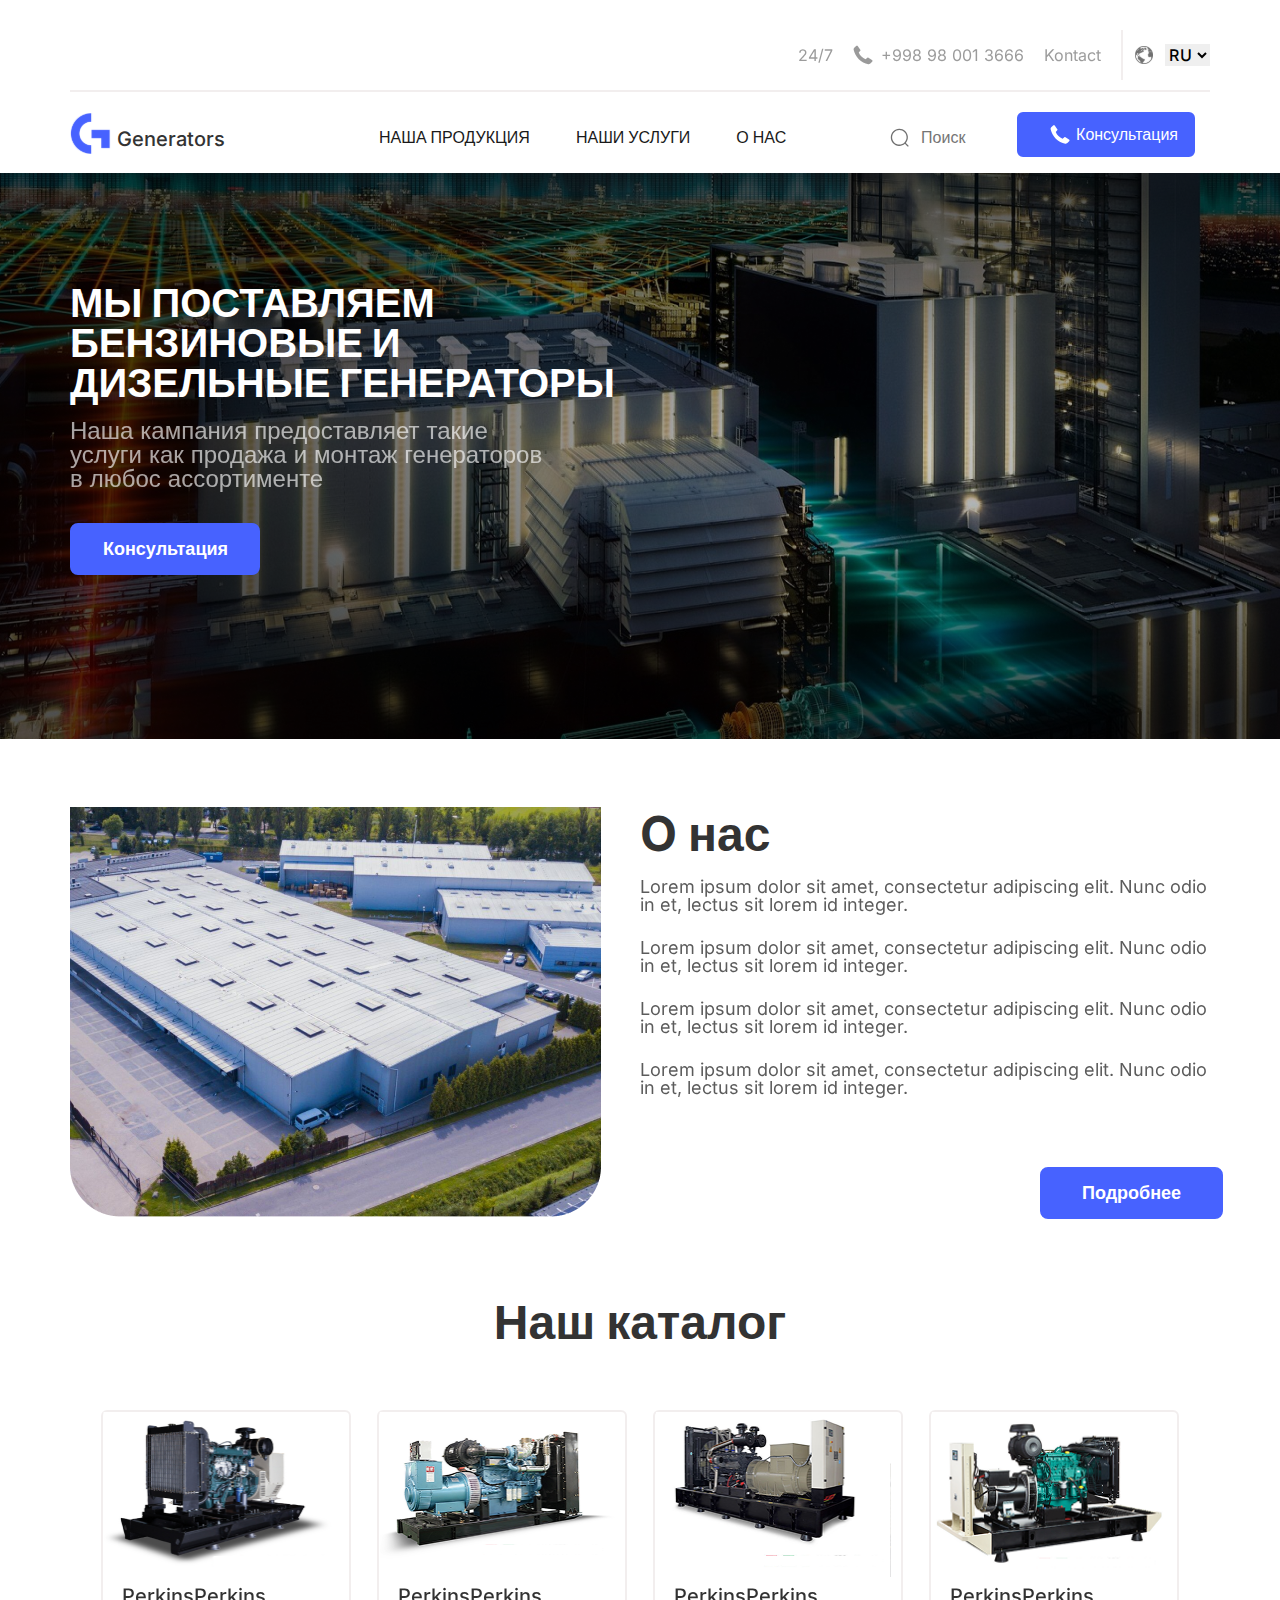
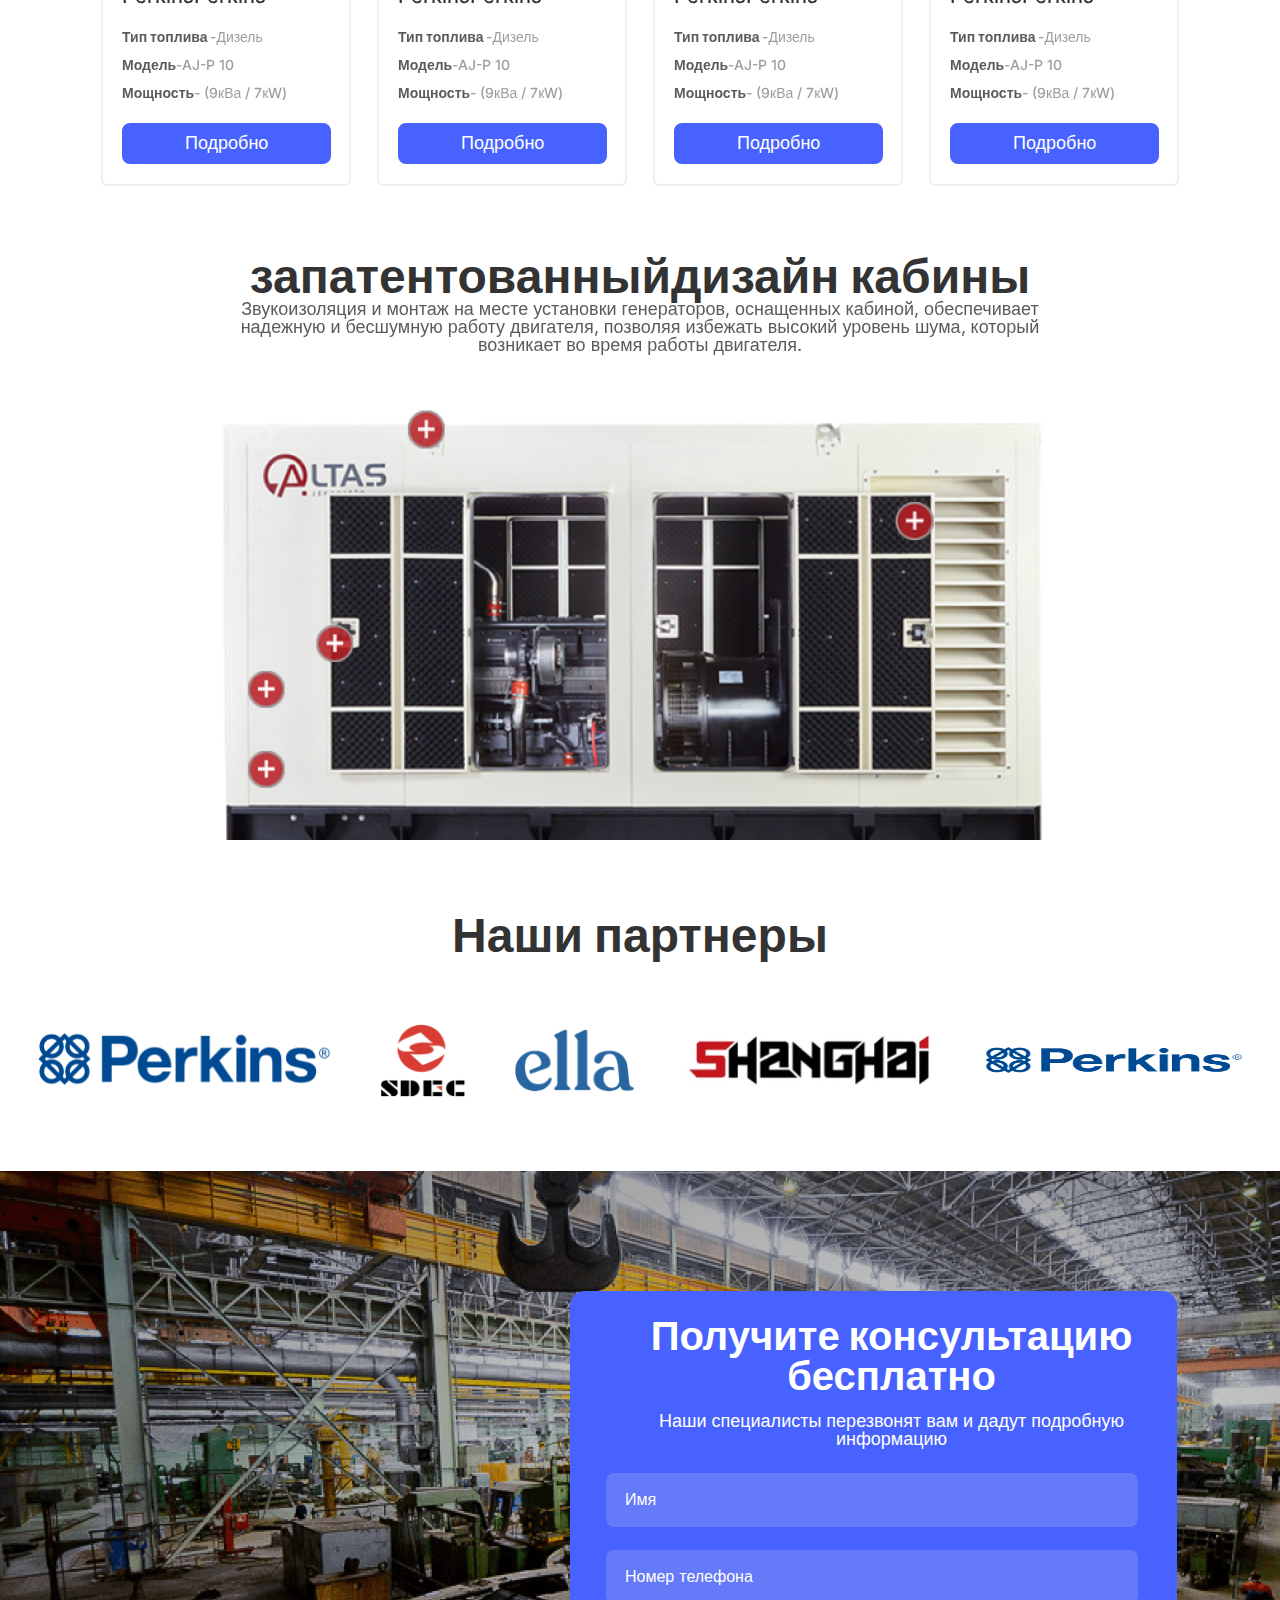
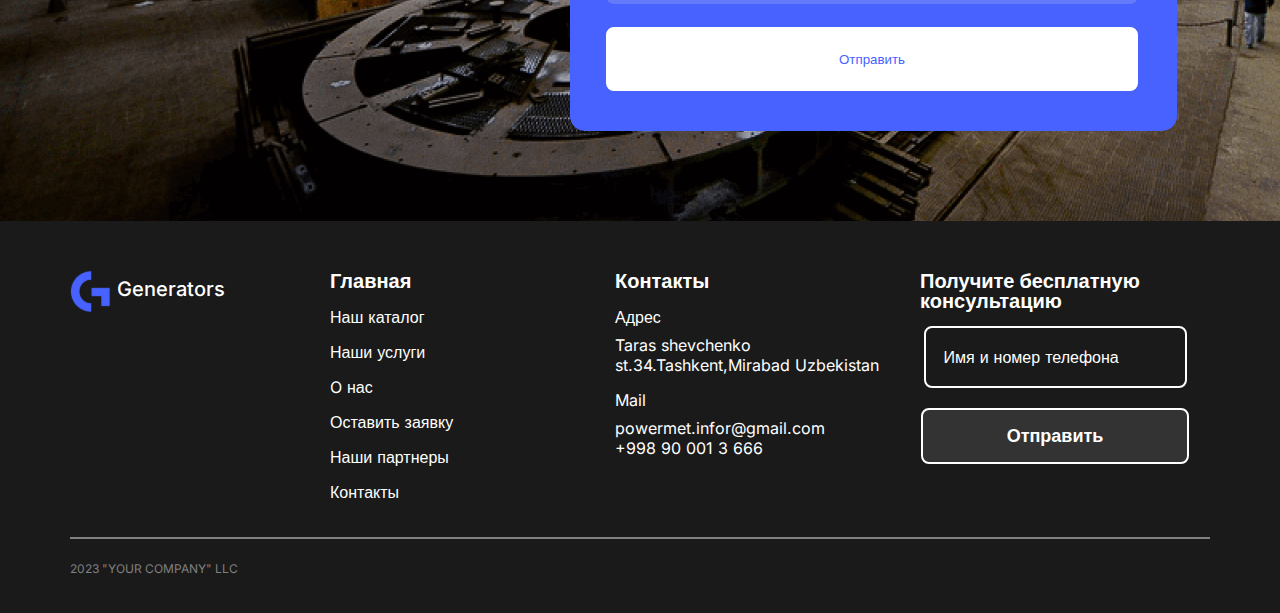
<file: index.html>
<!DOCTYPE html>
<html lang="en">
<head>
    <meta charset="UTF-8">
    <meta name="viewport" content="width=device-width, initial-scale=1.0">
    <link rel="stylesheet" href="./css/main.css">
    <title>First page</title>
</head>
<body>
    <header class="site-header">
        <div class="container header">
            <div class="header__logo-wrapper">
                <ul class="header__list">
                    <li class="header__item">
                        <span class="header__desc">24/7</span>
                    </li>
                    <li class="header__item">
                        <a class="header__phone" href="tel:+998980013666">
                            <img src="./images/header-phone.svg" alt="Phone" width="20" height="20">
                            +998 98 001 3666</a>
                    </li>
                    <li class="header__item">
                        <a class="header__kontact" href="#">Kontact</a>
                    </li>
                    <li class="header__item-select">
                        <img src="./images/header-net.svg" alt="header-net" width="18" height="18">
                        <div class="header__border"></div>
                        <select class="header__select-language">
                            <option class="header__option" value="ru">RU</option>
                            <option class="header__option"value="en">EN</option>
                            <option class="header__option"value="uz">UZ</option>
                        </select>
                    </li>
                </ul>
            </div>
            <div class="header__phone-list">
                <nav class="header__phone-item">
                    <div class="header__logo">
                        <img class="header__img" src="./images/header-logo.svg" alt="Logo" width="41" height="41">
                        <a class="header__top" href="#">Generators</a>
                    </div>
                    <div class="header__nav-links">
                        <a class="header__nav-link-item" href="#">НАША ПРОДУКЦИЯ</a>
                        <a class="header__nav-link-item" href="#">НАШИ УСЛУГИ</a>
                        <a class="header__nav-link-item" href="./second-page.html">О НАС</a>
                    </div>
                    <div class="header__search">
                        <div class="header__search-item">
                            <img src="./images/header-search.svg" alt="search" width="22" height="22">
                            <input class="header__input" type="text" placeholder="Поиск">
                        </div>
                        <a class="header__consultation-btn" href="tel:+998980013666">
                            <svg  width="20" height="19" viewBox="0 0 20 19" fill="none" xmlns="http://www.w3.org/2000/svg">
                                <path d="M8.45563 10.9666C9.61535 12.1431 11.0186 13.0514 12.5667 13.6278L14.6612 11.9611C14.7233 11.9183 14.7969 11.8954 14.8723 11.8954C14.9477 11.8954 15.0213 11.9183 15.0834 11.9611L18.9723 14.4666C19.1199 14.5554 19.2449 14.6773 19.3374 14.8226C19.4298 14.968 19.4872 15.1329 19.505 15.3042C19.5227 15.4756 19.5004 15.6487 19.4398 15.8099C19.3792 15.9712 19.2819 16.1161 19.1556 16.2333L17.3334 18.0333C17.0725 18.2912 16.7517 18.4804 16.3998 18.5841C16.0479 18.6878 15.6758 18.7028 15.3167 18.6278C11.7346 17.8879 8.43293 16.1553 5.78897 13.6278C3.20368 11.0751 1.41467 7.82712 0.638967 4.27776C0.562337 3.92422 0.578331 3.55689 0.685398 3.21135C0.792466 2.86582 0.986976 2.5538 1.25008 2.30553L3.13897 0.483311C3.25586 0.363192 3.3984 0.271074 3.55594 0.213854C3.71347 0.156633 3.88191 0.135793 4.04864 0.152893C4.21537 0.169994 4.37607 0.224592 4.51871 0.3126C4.66135 0.400607 4.78223 0.519744 4.8723 0.661088L7.46119 4.49998C7.50584 4.56026 7.52995 4.63329 7.52995 4.70831C7.52995 4.78333 7.50584 4.85636 7.46119 4.91664L5.75563 6.96664C6.34762 8.48383 7.26993 9.85021 8.45563 10.9666Z" fill="CurrentColor"/>
                                </svg>                                
                            Консультация
                        </a>
                    </div>
                </nav>
            </div>
        </div>
    </header>
    <main class="site-main">
        <section class="hero-section">
            <div class="container hero">
                <div class="hero__section-wrapper">
                    <h2 class="hero__title">Мы поставляем бензиновые и дизельные генераторы</h2>
                    <p class="hero__desc">Наша кампания предоставляет такие услуги как продажа и монтаж генераторов в
                        любос ассортименте</p>
                    <button class="hero__btn" type="submit">Консультация</button>
                </div>
            </div>
        </section>
        <section class="about-section">
            <div class="container about">
                <div class="about__section-wrapper">
                    <div class="about__img">
                        <img src="./images/bg-img.png" alt="about-img" width="531" height="410">
                    </div>
                    <div class="about__section-title">
                        <h2 class="about__title">O нас</h2>
                        <p class="about__desc">Lorem ipsum dolor sit amet, consectetur adipiscing elit. Nunc odio in et,
                            lectus sit lorem id integer.</p>
                        <p class="about__desc">Lorem ipsum dolor sit amet, consectetur adipiscing elit. Nunc odio in et,
                            lectus sit lorem id integer.</p>
                        <p class="about__desc">Lorem ipsum dolor sit amet, consectetur adipiscing elit. Nunc odio in et,
                            lectus sit lorem id integer.</p>
                        <p class="about__desc">Lorem ipsum dolor sit amet, consectetur adipiscing elit. Nunc odio in et,
                            lectus sit lorem id integer.</p>
                        <button class="about__btn" type="submit">Подробнее</button>
                    </div>
                </div>
            </div>
        </section>
        <section class="catagory-section">
            <div class="container catagory">
                <div class="catagory__section-wrapper">
                    <h2 class="catagory__title">Наш каталог</h2>
                    <ul class="catagory__list">
                        <li class="catagory__item">
                            <img src="./images/katalog-bg1.png" alt="catagory-image" width="236" height="165">
                            <h3 class="catagory__list-title">PerkinsPerkins</h3>
                            <div class="catagory__list-sub">
                                <p class="catagory__item-sub">Тип топлива <span>-Дизель</span></p>
                                <p class="catagory__item-sub">Модель<span>-AJ-P 10</span></p>
                                <p class="catagory__item-sub">Мощность<span>- (9кВа / 7кW)</span></p>
                                <button class="catagory__btn" type="submit">Подробно</button>
                            </div>
                        </li>
                        <li class="catagory__item">
                            <img src="./images/katalog-bg2.png" alt="catagory-image" width="236" height="165">
                            <h3 class="catagory__list-title">PerkinsPerkins</h3>
                            <div class="catagory__list-sub">
                                <p class="catagory__item-sub">Тип топлива <span>-Дизель</span></p>
                                <p class="catagory__item-sub">Модель<span>-AJ-P 10</span></p>
                                <p class="catagory__item-sub">Мощность<span>- (9кВа / 7кW)</span></p>
                                <button class="catagory__btn" type="submit">Подробно</button>
                            </div>
                        </li>
                        <li class="catagory__item">
                            <img src="./images/katalog-bg3.png" alt="catagory-image" width="236" height="165">
                            <h3 class="catagory__list-title">PerkinsPerkins</h3>
                            <div class="catagory__list-sub">
                                <p class="catagory__item-sub">Тип топлива <span>-Дизель</span></p>
                                <p class="catagory__item-sub">Модель<span>-AJ-P 10</span></p>
                                <p class="catagory__item-sub">Мощность<span>- (9кВа / 7кW)</span></p>
                                <button class="catagory__btn" type="submit">Подробно</button>
                            </div>
                        </li>
                        <li class="catagory__item">
                            <img src="./images/katalog-bg4.png" alt="catagory-image" width="236" height="165">
                            <h3 class="catagory__list-title">PerkinsPerkins</h3>
                            <div class="catagory__list-sub">
                                <p class="catagory__item-sub">Тип топлива <span>-Дизель</span></p>
                                <p class="catagory__item-sub">Модель<span>-AJ-P 10</span></p>
                                <p class="catagory__item-sub">Мощность<span>- (9кВа / 7кW)</span></p>
                                <button class="catagory__btn" type="submit">Подробно</button>
                            </div>
                        </li>
                    </ul>
                </div>
            </div>
        </section>
        <section class="service-section">
            <div class="container service">
                <div class="service__section-wrapper">
                    <h2 class="service__title">ЗАПАТЕНТОВАННЫЙДИЗАЙН КАБИНЫ</h2>
                    <p class="service__desc">Звукоизоляция и монтаж на месте установки генераторов, оснащенных кабиной,
                        обеспечивает надежную и бесшумную работу двигателя, позволяя избежать высокий уровень шума,
                        который возникает во время работы двигателя.</p>
                </div>
                <img class="service__img" src="./images/service-img.png" alt="service-img">
                <h3 class="service__partners-title">Наши партнеры</h3>
            </div>
            <div class="partners">
                <img class="partners__logo"src="./images/perkins.png" alt="Perkins" width="293" height="102">
                <img class="partners__logo"src="./images/sdec.png" alt="Sdec" width="84" height="73">
                <img class="partners__logo"src="./images/ella.png" alt="ella" width="119" height="63">
                <img class="partners__logo"src="./images/shang.png" alt="shang" width="251" height="58">
                <img class="partners__logo"src="./images/perkins.png" alt="baudo" width="258" height="51">
            </div>
        </section>
        <section class="contact-section">
            <div class="container contact">
                <div class="contact__section-wrapper">
                    <h2 class="contact__section-title">
                        Получите консультацию бесплатно
                    </h2>
                    <p class="contact__section-desc">
                        Наши специалисты перезвонят вам и дадут подробную информацию
                    </p>
                    <form class="contact__form" action="https://echo.htmlacademy.ru" method="post" autocomplete="off">
                        <input class="contact__input" required name="name" type="text" placeholder="Имя"
                            aria-label="Имя" />
                        <input class="contact__input" required pattern="^\+998\d{9}$" type="tel"
                            placeholder="Номер телефона" aria-label="Номер телефона" />
                        <button type="submit" class="contact__form-btn">Отправить</button>
                    </form>
                </div>
            </div>
        </section>
    </main>
    <footer class="footer-section">
        <div class="container footer">
            <div class="footer__section-wrapper">
                <div class="footer__img">
                    <img src="./images/header-logo.svg" alt="Footer-logo" width="41" height="41" />
                    <a class="footer__img-title" href="#">Generators</a>
                </div>
                <div class="footer__column">
                    <strong class="footer__title">Главная</strong>
                    <ul class="footer__list">
                        <li class="footer__item">
                            <a class="footer__sub" href="./thirt-page.html">Наш каталог</a>
                        </li>
                        <li class="footer__item">
                            <a class="footer__sub" href="#">Наши услуги</a>
                        </li>
                        <li class="footer__item">
                            <a class="footer__sub" href="./second-page.html">O нас</a>
                        </li>
                        <li class="footer__item">
                            <a class="footer__sub" href="#">Оставить заявку</a>
                        </li>
                        <li class="footer__item">
                            <a class="footer__sub" href="#">Наши партнеры</a>
                        </li>
                        <li class="footer__item">
                            <a class="footer__sub" href="#">Контакты</a>
                        </li>
                    </ul>
                </div>
                <div class="footer__column">
                    <strong class="footer__title">Контакты</strong>
                    <ul class="footer__list">
                        <li class="footer__item">
                            <a class="footer__sub" href="#">Адрес</a>
                            <p class="footer__desc">Taras shevchenko st.34.Tashkent,Mirabad Uzbekistan</p>
                        </li>
                        <li class="footer__item">
                            <a class="footer__sub" href="#">Mail</a>
                            <p class="footer__desc">powermet.infor@gmail.com</p>
                            <a class="footer__sub" href="tel:+998980013666">+998 90 001 3 666</a>
                        </li>
                    </ul>
                </div>
                <div class="footer__item-top">
                    <strong class="footer__strong">Получите бесплатную консультацию</strong>
                    <input class="footer__input" type="text" id="info" name="info" placeholder="Имя и номер телефона"
                        required>
                    <button class="footer__btn" type="submit">Отправить</button>
                </div>
            </div>
            <div class="footer__border-btn"></div>
            <div class="footer__line">
                <p>2023 "YOUR COMPANY" LLC</p>
            </div>
        </div>
    </footer>
    </main>
</body>
</html>
</file>
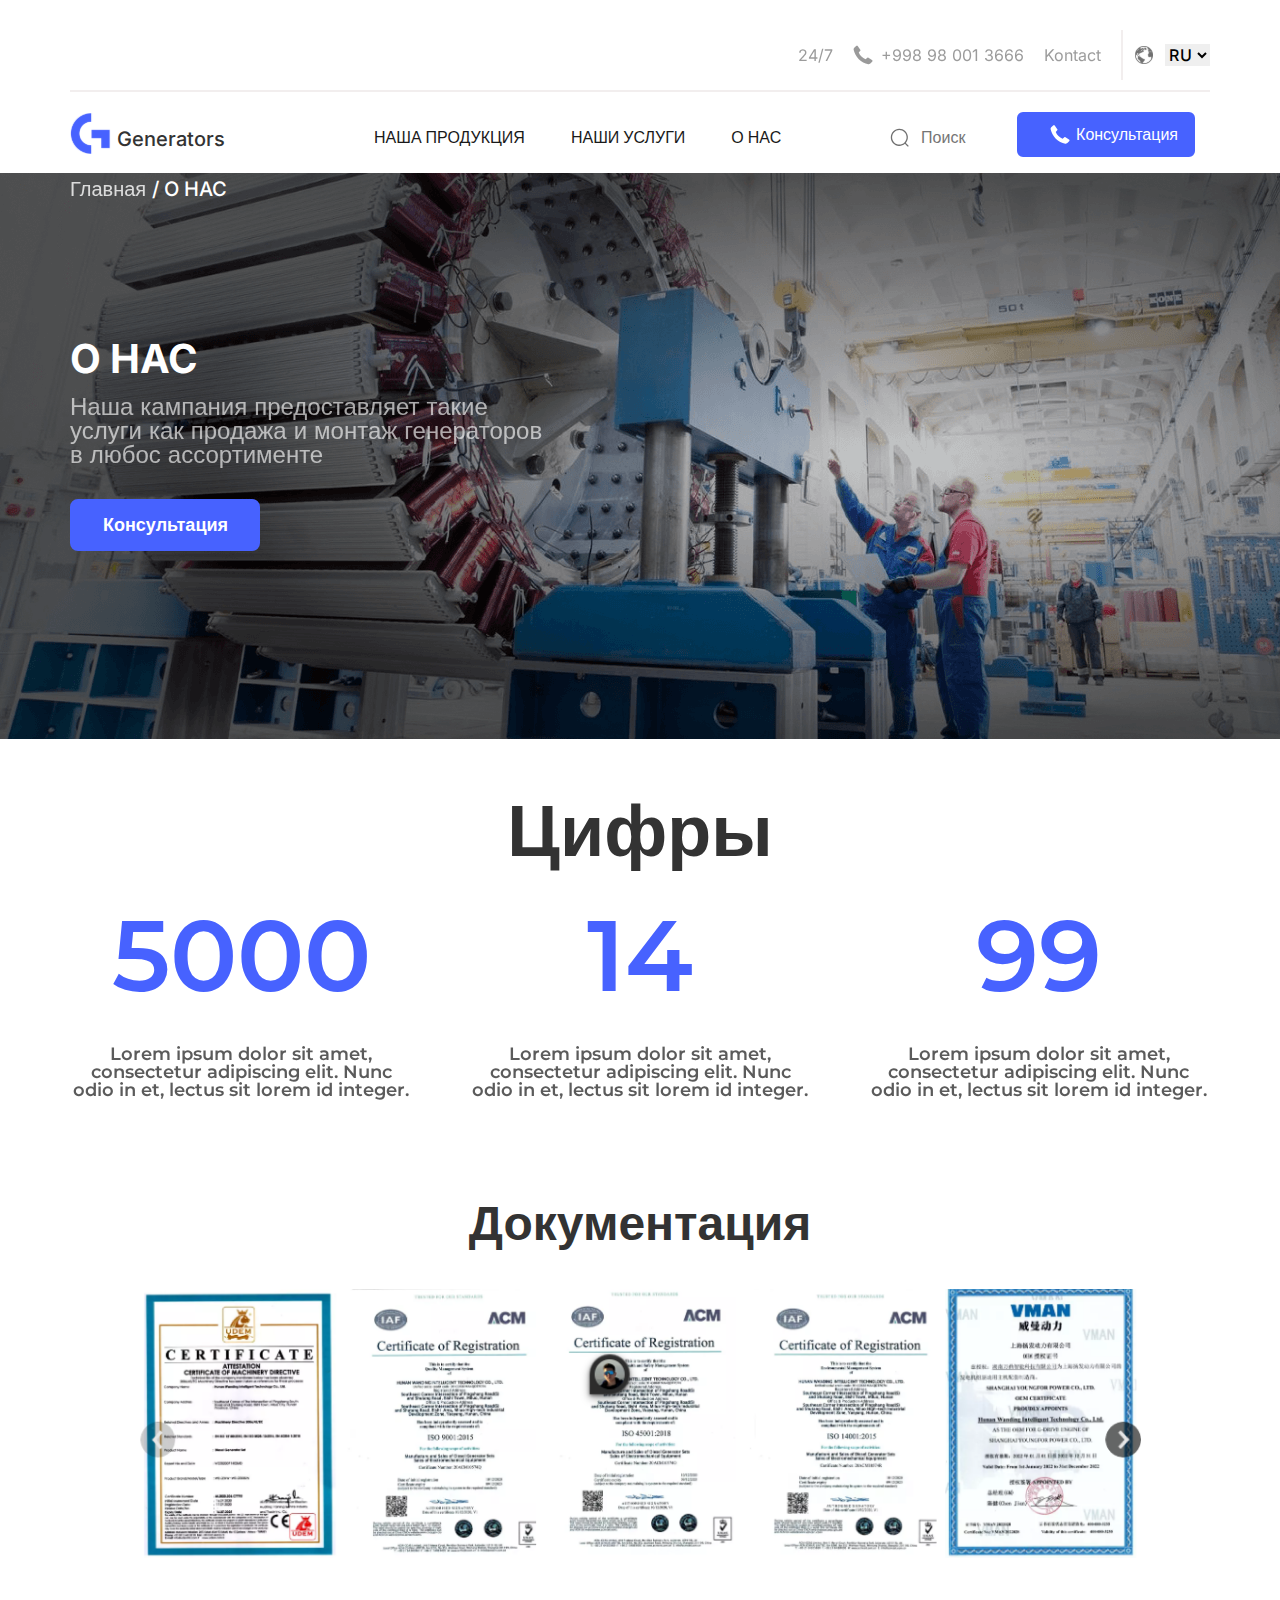
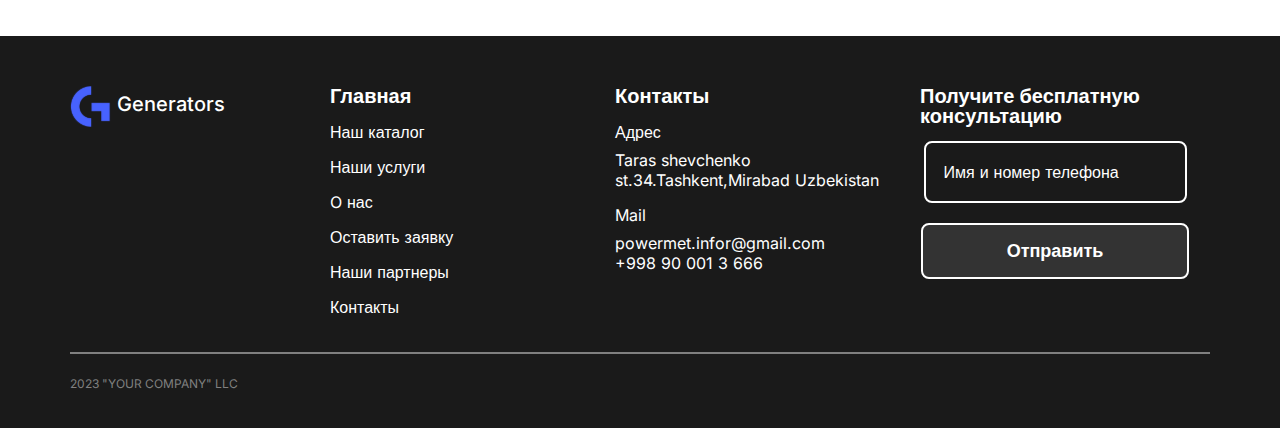
<file: second-page.html>
<!DOCTYPE html>
<html lang="en">

<head>
    <meta charset="UTF-8" />
    <meta name="viewport" content="width=device-width, initial-scale=1.0" />
    <link rel="stylesheet" href="./css/second-page.css" />
    <title>Second page</title>
</head>

<body>
    <header class="second-page-header">
        <div class="container header">
            <div class="header__logo-wrapper">
                <ul class="header__list">
                    <li class="header__item">
                        <span class="header__desc">24/7</span>
                    </li>
                    <li class="header__item">
                        <a class="header__phone" href="tel:+998980013666">
                            <img src="./images/header-phone.svg" alt="Phone" width="20" height="20">
                            +998 98 001 3666</a>
                    </li>
                    <li class="header__item">
                        <a class="header__kontact" href="#">Kontact</a>
                    </li>
                    <li class="header__item-select">
                        <img src="./images/header-net.svg" alt="header-net" width="18" height="18">
                        <div class="header__border"></div>
                        <select class="header__select-language">
                            <option class="header__option" value="ru">RU</option>
                            <option class="header__option" value="en">EN</option>
                            <option class="header__option" value="uz">UZ</option>
                        </select>
                    </li>
                </ul>
            </div>
            <div class="header__phone-list">
                <nav class="header__phone-item">
                    <div class="header__logo">
                        <img class="header__img" src="./images/header-logo.svg" alt="Logo" width="41" height="41">
                        <a class="header__top" href="./index.html">Generators</a>
                    </div>
                    <div class="header__nav-links">
                        <a class="header__nav-link-item" href="#">НАША ПРОДУКЦИЯ</a>
                        <a class="header__nav-link-item" href="#">НАШИ УСЛУГИ</a>
                        <a class="header__nav-link-item" href="./second-page.html">О НАС</a>
                    </div>
                    <div class="header__search">
                        <div class="header__search-item">
                            <img src="./images/header-search.svg" alt="search" width="22" height="22">
                            <input class="header__input" type="text" placeholder="Поиск">
                        </div>
                        <a class="header__consultation-btn" href="tel:+998980013666">
                            <svg width="20" height="19" viewBox="0 0 20 19" fill="none"
                                xmlns="http://www.w3.org/2000/svg">
                                <path
                                    d="M8.45563 10.9666C9.61535 12.1431 11.0186 13.0514 12.5667 13.6278L14.6612 11.9611C14.7233 11.9183 14.7969 11.8954 14.8723 11.8954C14.9477 11.8954 15.0213 11.9183 15.0834 11.9611L18.9723 14.4666C19.1199 14.5554 19.2449 14.6773 19.3374 14.8226C19.4298 14.968 19.4872 15.1329 19.505 15.3042C19.5227 15.4756 19.5004 15.6487 19.4398 15.8099C19.3792 15.9712 19.2819 16.1161 19.1556 16.2333L17.3334 18.0333C17.0725 18.2912 16.7517 18.4804 16.3998 18.5841C16.0479 18.6878 15.6758 18.7028 15.3167 18.6278C11.7346 17.8879 8.43293 16.1553 5.78897 13.6278C3.20368 11.0751 1.41467 7.82712 0.638967 4.27776C0.562337 3.92422 0.578331 3.55689 0.685398 3.21135C0.792466 2.86582 0.986976 2.5538 1.25008 2.30553L3.13897 0.483311C3.25586 0.363192 3.3984 0.271074 3.55594 0.213854C3.71347 0.156633 3.88191 0.135793 4.04864 0.152893C4.21537 0.169994 4.37607 0.224592 4.51871 0.3126C4.66135 0.400607 4.78223 0.519744 4.8723 0.661088L7.46119 4.49998C7.50584 4.56026 7.52995 4.63329 7.52995 4.70831C7.52995 4.78333 7.50584 4.85636 7.46119 4.91664L5.75563 6.96664C6.34762 8.48383 7.26993 9.85021 8.45563 10.9666Z"
                                    fill="CurrentColor" />
                            </svg>
                            Консультация
                        </a>
                    </div>
                </nav>
            </div>
        </div>
    </header>
    <main class="site-main">
        <section class="second-page-hero">
            <div class="container hero">
                <div class="hero__subs">
                    <p class="hero__section-sub">Главная</p>
                    <span class="hero__section-span"> / O HAC</span>
                </div>
                <div class="hero__content-wrapper">
                    <h2 class="hero__title">
                        O HAC
                    </h2>
                    <p class="hero__desc">
                        Наша кампания предоставляет такие услуги как продажа и монтаж
                        генераторов в любос ассортименте
                    </p>
                    <button class="hero__btn" type="submit">Консультация</button>
                </div>
            </div>
        </section>
        <section class="second-page-about">
            <div class="container about">
                <div class="about__section-wrapper">
                    <h2 class="about__section-title">Цифры</h2>
                </div>
                <ul class="about__list">
                    <li class="about__item">
                        <p class="about__item-top">5000</p>
                        <p class="about__item-title">Lorem ipsum dolor sit amet, consectetur adipiscing elit. Nunc odio
                            in et, lectus sit lorem id integer.</p>
                    </li>
                    <li class="about__item">
                        <p class="about__item-top">14</p>
                        <p class="about__item-title">Lorem ipsum dolor sit amet, consectetur adipiscing elit. Nunc odio
                            in et, lectus sit lorem id integer.</p>
                    </li>
                    <li class="about__item">
                        <p class="about__item-top">99</p>
                        <p class="about__item-title">Lorem ipsum dolor sit amet, consectetur adipiscing elit. Nunc odio
                            in et, lectus sit lorem id integer.</p>
                    </li>
                </ul>
            </div>
        </section>
        <section class="second-page-document">
            <div class="container document">
                <h2 class="document__section-title">Документация</h2>
                <img class="document__img" src="./images/document.img.png" alt="Document-img">
            </div>
        </section>
    </main>
    <footer class="second-page-footer">
        <div class="container footer">
            <div class="footer__section-wrapper">
                <div class="footer__img">
                    <img src="./images/header-logo.svg" alt="Footer-logo" width="41" height="41" />
                    <a class="footer__img-title" href="./index.html">Generators</a>
                </div>
                <div class="footer__column">
                    <strong class="footer__title">Главная</strong>
                    <ul class="footer__list">
                        <li class="footer__item">
                            <a class="footer__sub" href="./thirt-page.html">Наш каталог</a>
                        </li>
                        <li class="footer__item">
                            <a class="footer__sub" href="#">Наши услуги</a>
                        </li>
                        <li class="footer__item">
                            <a class="footer__sub" href="#">O нас</a>
                        </li>
                        <li class="footer__item">
                            <a class="footer__sub" href="#">Оставить заявку</a>
                        </li>
                        <li class="footer__item">
                            <a class="footer__sub" href="#">Наши партнеры</a>
                        </li>
                        <li class="footer__item">
                            <a class="footer__sub" href="#">Контакты</a>
                        </li>
                    </ul>
                </div>
                <div class="footer__column">
                    <strong class="footer__title">Контакты</strong>
                    <ul class="footer__list">
                        <li class="footer__item">
                            <a class="footer__sub" href="#">Адрес</a>
                            <p class="footer__desc">Taras shevchenko st.34.Tashkent,Mirabad Uzbekistan</p>
                        </li>
                        <li class="footer__item">
                            <a class="footer__sub" href="#">Mail</a>
                            <p class="footer__desc">powermet.infor@gmail.com</p>
                            <a class="footer__sub" href="tel:+998980013666">+998 90 001 3 666</a>
                        </li>
                    </ul>
                </div>
                <div class="footer__item-top">
                    <strong class="footer__strong">Получите бесплатную консультацию</strong>
                    <input class="footer__input" type="text" id="info" name="info" placeholder="Имя и номер телефона"
                        required>
                    <button class="footer__btn" type="submit">Отправить</button>
                </div>
            </div>
            <div class="footer__border-btn"></div>
            <div class="footer__line">
                <p>2023 "YOUR COMPANY" LLC</p>
            </div>
        </div>
    </footer>
    </main>
</body>
</html>
</file>
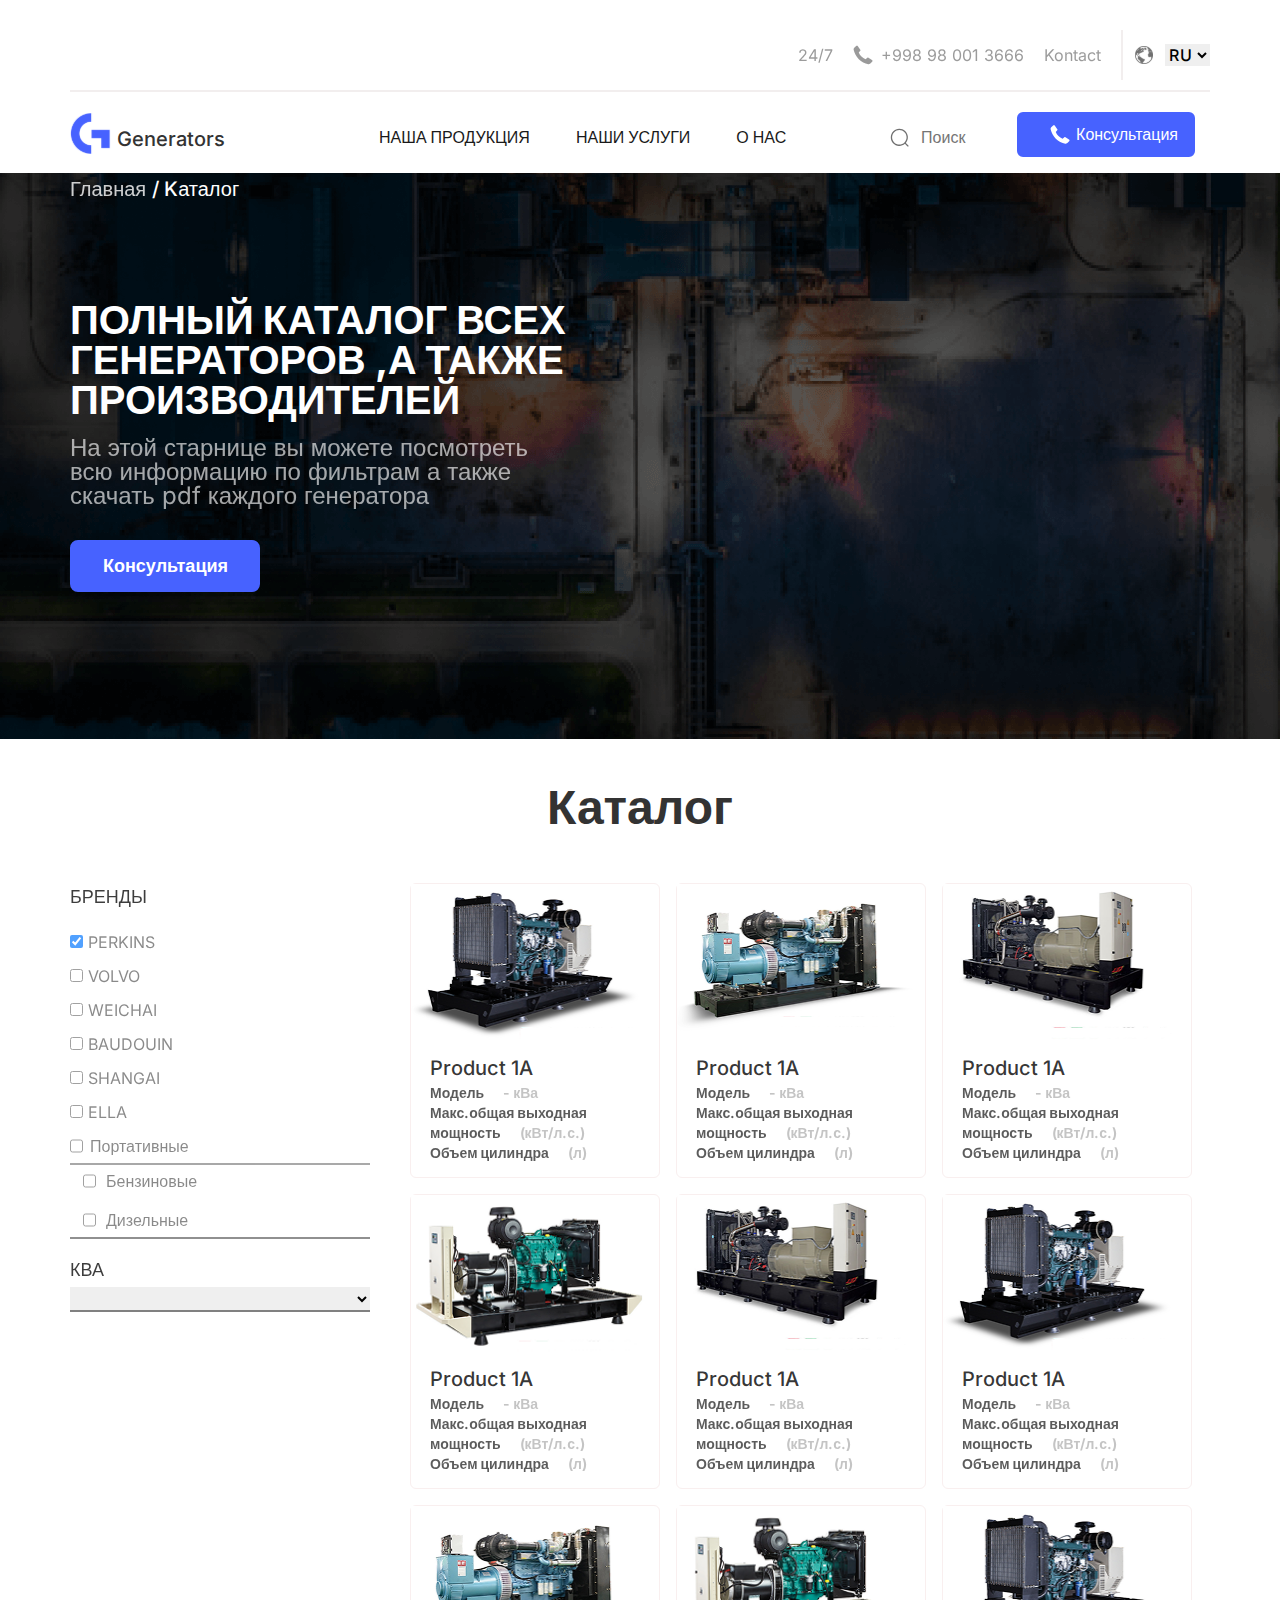
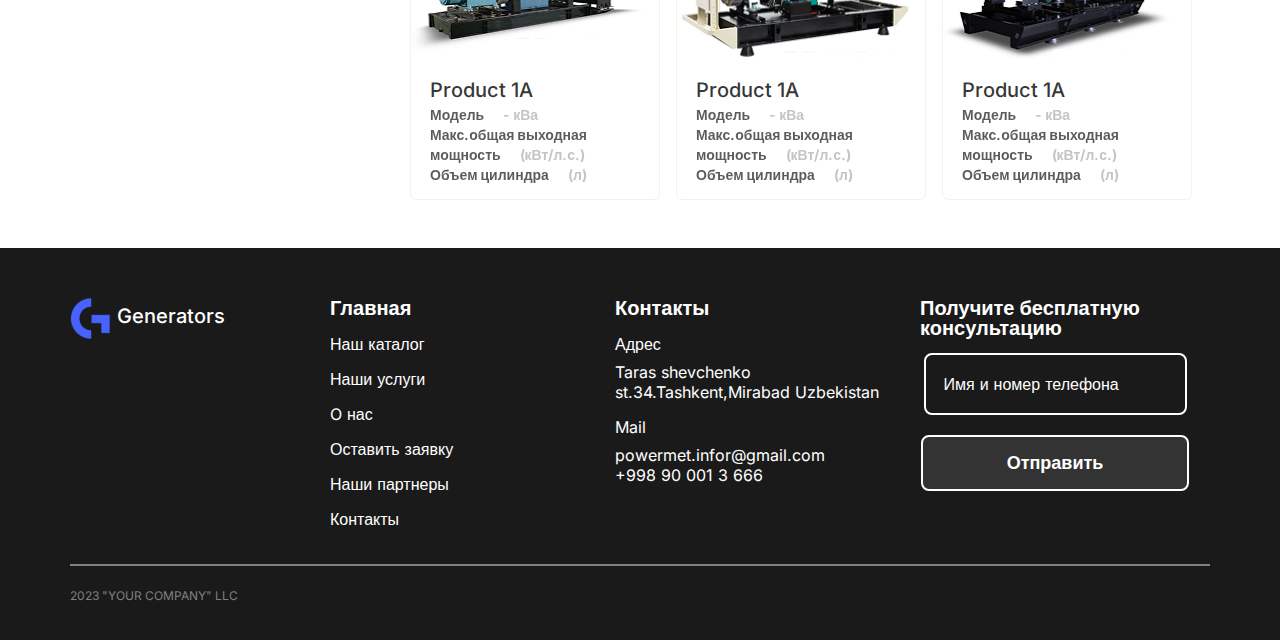
<file: thirt-page.html>
<!DOCTYPE html>
<html lang="en">

<head>
    <meta charset="UTF-8">
    <meta name="viewport" content="width=device-width, initial-scale=1.0">
    <link rel="stylesheet" href="./css/thirt-page.css">
    <title>Thirt page</title>
</head>

<body>
    <header class="thirt-page-header">
        <div class="container header">
            <div class="header__logo-wrapper">
                <ul class="header__list">
                    <li class="header__item">
                        <span class="header__desc">24/7</span>
                    </li>
                    <li class="header__item">
                        <a class="header__phone" href="tel:+998980013666">
                            <img src="./images/header-phone.svg" alt="Phone" width="20" height="20">
                            +998 98 001 3666</a>
                    </li>
                    <li class="header__item">
                        <a class="header__kontact" href="#">Kontact</a>
                    </li>
                    <li class="header__item-select">
                        <img src="./images/header-net.svg" alt="header-net" width="18" height="18">
                        <div class="header__border"></div>
                        <select class="header__select-language">
                            <option class="header__option" value="ru">RU</option>
                            <option class="header__option" value="en">EN</option>
                            <option class="header__option" value="uz">UZ</option>
                        </select>
                    </li>
                </ul>
            </div>
            <div class="header__phone-list">
                <nav class="header__phone-item">
                    <div class="header__logo">
                        <img class="header__img" src="./images/header-logo.svg" alt="Logo" width="41" height="41">
                        <a class="header__top" href="./index.html">Generators</a>
                    </div>
                    <div class="header__nav-links">
                        <a class="header__nav-link-item" href="#">НАША ПРОДУКЦИЯ</a>
                        <a class="header__nav-link-item" href="#">НАШИ УСЛУГИ</a>
                        <a class="header__nav-link-item" href="./second-page.html">О НАС</a>
                    </div>
                    <div class="header__search">
                        <div class="header__search-item">
                            <img src="./images/header-search.svg" alt="search" width="22" height="22">
                            <input class="header__input" type="text" placeholder="Поиск">
                        </div>
                        <a class="header__consultation-btn" href="tel:+998980013666">
                            <svg width="20" height="19" viewBox="0 0 20 19" fill="none"
                                xmlns="http://www.w3.org/2000/svg">
                                <path
                                    d="M8.45563 10.9666C9.61535 12.1431 11.0186 13.0514 12.5667 13.6278L14.6612 11.9611C14.7233 11.9183 14.7969 11.8954 14.8723 11.8954C14.9477 11.8954 15.0213 11.9183 15.0834 11.9611L18.9723 14.4666C19.1199 14.5554 19.2449 14.6773 19.3374 14.8226C19.4298 14.968 19.4872 15.1329 19.505 15.3042C19.5227 15.4756 19.5004 15.6487 19.4398 15.8099C19.3792 15.9712 19.2819 16.1161 19.1556 16.2333L17.3334 18.0333C17.0725 18.2912 16.7517 18.4804 16.3998 18.5841C16.0479 18.6878 15.6758 18.7028 15.3167 18.6278C11.7346 17.8879 8.43293 16.1553 5.78897 13.6278C3.20368 11.0751 1.41467 7.82712 0.638967 4.27776C0.562337 3.92422 0.578331 3.55689 0.685398 3.21135C0.792466 2.86582 0.986976 2.5538 1.25008 2.30553L3.13897 0.483311C3.25586 0.363192 3.3984 0.271074 3.55594 0.213854C3.71347 0.156633 3.88191 0.135793 4.04864 0.152893C4.21537 0.169994 4.37607 0.224592 4.51871 0.3126C4.66135 0.400607 4.78223 0.519744 4.8723 0.661088L7.46119 4.49998C7.50584 4.56026 7.52995 4.63329 7.52995 4.70831C7.52995 4.78333 7.50584 4.85636 7.46119 4.91664L5.75563 6.96664C6.34762 8.48383 7.26993 9.85021 8.45563 10.9666Z"
                                    fill="CurrentColor" />
                            </svg>
                            Консультация
                        </a>
                    </div>
                </nav>
            </div>
        </div>
    </header>
    <main class="site-main">
        <section class="thirt-page-hero">
            <div class="container hero">
                <div class="hero__subs">
                    <p class="hero__section-sub">Главная</p>
                    <span class="hero__section-span"> / Kаталог</span>
                </div>
                <div class="hero__content-wrapper">
                    <h2 class="hero__title">
                        Полный каталог всех генераторов ,а также производителей
                    </h2>
                    <p class="hero__desc">
                        На этой старнице вы можете посмотреть всю информацию по фильтрам а также скачать pdf каждого
                        генератора
                    </p>
                    <button class="hero__btn" type="submit">Консультация</button>
                </div>
            </div>
        </section>
        <section class="thirt-page-catagory">
            <div class="container catagory">
                <h2 class="catagory__title">Каталог</h2>
                <div class="catagory__text">
                    <div class="catagory__filter">
                        <div class="catagory__checkbox-title">БРЕНДЫ</div>
                        <div class="catagory__checkbox">
                            <label><input type="checkbox" checked> PERKINS</label>
                            <label><input type="checkbox"> VOLVO</label>
                            <label><input type="checkbox"> WEICHAI</label>
                            <label><input type="checkbox"> BAUDOUIN</label>
                            <label><input type="checkbox"> SHANGAI</label>
                            <label><input type="checkbox"> ELLA</label>
                        </div>
                        <label class="catagory__select-list"><input type="checkbox">Портативные</label>
                        <div class="catagory__filter-list">
                            <label class="catagory__label"><input type="checkbox">Бензиновые</label>
                            <label class="catagory__label"><input type="checkbox">Дизельные</label>
                        </div>
                        <div class="catagory__filter-item">кВА</div>
                        <select class="catagory__select-item">
                            <option class="catagory__option" value=""></option>
                            <option class="catagory__option" value="10">10 кВА</option>
                            <option class="catagory__option" value="20">20 кВА</option>
                            <option class="catagory__option" value="50">50 кВА</option>
                            <option class="catagory__option" value="100">100 кВА</option>
                        </select>
                    </div>
                    <div class="catagory__products">
                        <ul class="catagory__list">
                            <li class="catagory__item">
                                <img src="./images/catalog-bg-1A.png" alt="Product 1A" width="236" height="165">
                                <h3 class="catagory__product-title">Product 1A</h3>
                                <p class="catagory__product-desc">Модель<span
                                        class="catagory__product-desc catagory__product-desc--sub">- кВа</span></p>
                                <p class="catagory__product-desc">Макс.общая выходная</p>
                                <p class="catagory__product-desc">мощность<span
                                        class="catagory__product-desc catagory__product-desc--sub">(кВт/л.с.)</span></p>
                                <p class="catagory__product-desc">Объем цилиндра<span
                                        class="catagory__product-desc catagory__product-desc--sub">(л)</span></p>
                            </li>
                            <li class="catagory__item">
                                <img src="./images/catalog-bg-1B.png" alt="Product 1A" width="236" height="165">
                                <h3 class="catagory__product-title">Product 1A</h3>
                                <p class="catagory__product-desc">Модель<span
                                        class="catagory__product-desc catagory__product-desc--sub">- кВа</span></p>
                                <p class="catagory__product-desc">Макс.общая выходная</p>
                                <p class="catagory__product-desc">мощность<span
                                        class="catagory__product-desc catagory__product-desc--sub">(кВт/л.с.)</span></p>
                                <p class="catagory__product-desc">Объем цилиндра<span
                                        class="catagory__product-desc catagory__product-desc--sub">(л)</span></p>
                            </li>
                            <li class="catagory__item">
                                <img src="./images/catalog-bg-1D.png" alt="Product 1A" width="236" height="165">
                                <h3 class="catagory__product-title">Product 1A</h3>
                                <p class="catagory__product-desc">Модель<span
                                        class="catagory__product-desc catagory__product-desc--sub">- кВа</span></p>
                                <p class="catagory__product-desc">Макс.общая выходная</p>
                                <p class="catagory__product-desc">мощность<span
                                        class="catagory__product-desc catagory__product-desc--sub">(кВт/л.с.)</span></p>
                                <p class="catagory__product-desc">Объем цилиндра<span
                                        class="catagory__product-desc catagory__product-desc--sub">(л)</span></p>
                            </li>

                            <li class="catagory__item">
                                <img src="./images/catalog-bg-1C.png" alt="Product 1A" width="236" height="165">
                                <h3 class="catagory__product-title">Product 1A</h3>
                                <p class="catagory__product-desc">Модель<span
                                        class="catagory__product-desc catagory__product-desc--sub">- кВа</span></p>
                                <p class="catagory__product-desc">Макс.общая выходная</p>
                                <p class="catagory__product-desc">мощность<span
                                        class="catagory__product-desc catagory__product-desc--sub">(кВт/л.с.)</span></p>
                                <p class="catagory__product-desc">Объем цилиндра<span
                                        class="catagory__product-desc catagory__product-desc--sub">(л)</span></p>
                            </li>
                            <li class="catagory__item">
                                <img src="./images/catalog-bg-1D.png" alt="Product 1A" width="236" height="165">
                                <h3 class="catagory__product-title">Product 1A</h3>
                                <p class="catagory__product-desc">Модель<span
                                        class="catagory__product-desc catagory__product-desc--sub">- кВа</span></p>
                                <p class="catagory__product-desc">Макс.общая выходная</p>
                                <p class="catagory__product-desc">мощность<span
                                        class="catagory__product-desc catagory__product-desc--sub">(кВт/л.с.)</span></p>
                                <p class="catagory__product-desc">Объем цилиндра<span
                                        class="catagory__product-desc catagory__product-desc--sub">(л)</span></p>
                            </li>
                            <li class="catagory__item">
                                <img src="./images/catalog-bg-1A.png" alt="Product 1A" width="236" height="165">
                                <h3 class="catagory__product-title">Product 1A</h3>
                                <p class="catagory__product-desc">Модель<span
                                        class="catagory__product-desc catagory__product-desc--sub">- кВа</span></p>
                                <p class="catagory__product-desc">Макс.общая выходная</p>
                                <p class="catagory__product-desc">мощность<span
                                        class="catagory__product-desc catagory__product-desc--sub">(кВт/л.с.)</span></p>
                                <p class="catagory__product-desc">Объем цилиндра<span
                                        class="catagory__product-desc catagory__product-desc--sub">(л)</span></p>
                            </li>
                            <li class="catagory__item">
                                <img src="./images/catalog-bg-1B.png" alt="Product 1A" width="236" height="165">
                                <h3 class="catagory__product-title">Product 1A</h3>
                                <p class="catagory__product-desc">Модель<span
                                        class="catagory__product-desc catagory__product-desc--sub">- кВа</span></p>
                                <p class="catagory__product-desc">Макс.общая выходная</p>
                                <p class="catagory__product-desc">мощность<span
                                        class="catagory__product-desc catagory__product-desc--sub">(кВт/л.с.)</span></p>
                                <p class="catagory__product-desc">Объем цилиндра<span
                                        class="catagory__product-desc catagory__product-desc--sub">(л)</span></p>
                            </li>
                            <li class="catagory__item">
                                <img src="./images/catalog-bg-1C.png" alt="Product 1A" width="236" height="165">
                                <h3 class="catagory__product-title">Product 1A</h3>
                                <p class="catagory__product-desc">Модель<span
                                        class="catagory__product-desc catagory__product-desc--sub">- кВа</span></p>
                                <p class="catagory__product-desc">Макс.общая выходная</p>
                                <p class="catagory__product-desc">мощность<span
                                        class="catagory__product-desc catagory__product-desc--sub">(кВт/л.с.)</span></p>
                                <p class="catagory__product-desc">Объем цилиндра<span
                                        class="catagory__product-desc catagory__product-desc--sub">(л)</span></p>
                            </li>
                            <li class="catagory__item">
                                <img src="./images/catalog-bg-1A.png" alt="Product 1A" width="236" height="165">
                                <h3 class="catagory__product-title">Product 1A</h3>
                                <p class="catagory__product-desc">Модель<span
                                        class="catagory__product-desc catagory__product-desc--sub">- кВа</span></p>
                                <p class="catagory__product-desc">Макс.общая выходная</p>
                                <p class="catagory__product-desc">мощность<span
                                        class="catagory__product-desc catagory__product-desc--sub">(кВт/л.с.)</span></p>
                                <p class="catagory__product-desc">Объем цилиндра<span
                                        class="catagory__product-desc catagory__product-desc--sub">(л)</span></p>
                            </li>
                        </ul>
                    </div>
                </div>
            </div>
        </section>
    </main>
    <footer class="thirt-page-footer">
        <div class="container footer">
            <div class="footer__section-wrapper">
                <div class="footer__img">
                    <img src="./images/header-logo.svg" alt="Footer-logo" width="41" height="41" />
                    <a class="footer__img-title" href="./index.html">Generators</a>
                </div>
                <div class="footer__column">
                    <strong class="footer__title">Главная</strong>
                    <ul class="footer__list">
                        <li class="footer__item">
                            <a class="footer__sub" href="#">Наш каталог</a>
                        </li>
                        <li class="footer__item">
                            <a class="footer__sub" href="#">Наши услуги</a>
                        </li>
                        <li class="footer__item">
                            <a class="footer__sub" href="./second-page.html">O нас</a>
                        </li>
                        <li class="footer__item">
                            <a class="footer__sub" href="#">Оставить заявку</a>
                        </li>
                        <li class="footer__item">
                            <a class="footer__sub" href="#">Наши партнеры</a>
                        </li>
                        <li class="footer__item">
                            <a class="footer__sub" href="#">Контакты</a>
                        </li>
                    </ul>
                </div>
                <div class="footer__column">
                    <strong class="footer__title">Контакты</strong>
                    <ul class="footer__list">
                        <li class="footer__item">
                            <a class="footer__sub" href="#">Адрес</a>
                            <p class="footer__desc">Taras shevchenko st.34.Tashkent,Mirabad Uzbekistan</p>
                        </li>
                        <li class="footer__item">
                            <a class="footer__sub" href="#">Mail</a>
                            <p class="footer__desc">powermet.infor@gmail.com</p>
                            <a class="footer__sub" href="tel:+998980013666">+998 90 001 3 666</a>
                        </li>
                    </ul>
                </div>
                <div class="footer__item-top">
                    <strong class="footer__strong">Получите бесплатную консультацию</strong>
                    <input class="footer__input" type="text" id="info" name="info" placeholder="Имя и номер телефона"
                        required>
                    <button class="footer__btn" type="submit">Отправить</button>
                </div>
            </div>
            <div class="footer__border-btn"></div>
            <div class="footer__line">
                <p>2023 "YOUR COMPANY" LLC</p>
            </div>
        </div>
    </footer>
</body>

</html>
</file>
<file: css/main.css>
@font-face {
  font-display: swap;
  font-family: "Inter";
  font-style: normal;
  font-weight: 400;
  src: url("../fonts/inter-v18-latin-regular.woff2") format("woff2");
}
@font-face {
  font-display: swap;
  font-family: "Inter";
  font-style: normal;
  font-weight: 500;
  src: url("../fonts/inter-v18-latin-500.woff2") format("woff2");
}
@font-face {
  font-display: swap;
  font-family: "Inter";
  font-style: normal;
  font-weight: 700;
  src: url("../fonts/inter-v18-latin-700.woff2") format("woff2");
}
@font-face {
  font-display: swap;
  font-family: "Montserrat";
  font-style: normal;
  font-weight: 600;
  src: url("../fonts/montserrat-v29-latin-600.woff2") format("woff2");
}
* {
  box-sizing: border-box;
  margin: 0;
  padding: 0;
  list-style: none;
  text-decoration: none;
  font-family: "Inter", sans-serif;
}

:root {
  --clr--333:#333333;
  --clr--333cc:#333333CC;
  --clr--blue:#4762FF;
  --clr--white:#FFFFFF;
  --clr--rgba:rgba(237, 231, 231, 0.7);
  --clr--000:#000000;
  --clr--1A1A:#1A1A1A;
  --clr--7070:#707070;
  --clr--FFFCC:#FFFFFFCC;
  --clr--647:#647af8;
  --clr--gray:gray;
  --clr--rgb: rgb(249, 239, 239);
  --clr--00CC: #000000CC;
  --clr--3399: #33333399;
  --clr--color-blue: blue;
}

.container {
  width: 1140px;
  margin: 0 auto;
}

.site-header {
  padding: 30px 0 16px;
}

.header__list {
  padding-bottom: 10px;
  justify-content: end;
  gap: 20px;
  border-bottom: 2px solid var(--clr--rgba);
  display: flex;
  align-items: center;
}
.header__desc {
  font-weight: 400;
  font-size: 16px;
  line-height: 100%;
  letter-spacing: 0px;
  color: rgba(51, 51, 51, 0.6980392157);
  opacity: 70%;
}
.header__item-select {
  padding-left: 12px;
  gap: 6px;
  border-left: 2px solid var(--clr--rgba);
  display: flex;
  align-items: center;
}
.header__border {
  height: 50px;
}
.header__phone {
  font-weight: 400;
  font-size: 16px;
  line-height: 100%;
  letter-spacing: 0px;
  color: rgba(51, 51, 51, 0.6980392157);
  opacity: 70%;
  display: flex;
  align-items: center;
  gap: 8px;
}
.header__phone:hover {
  color: var(--clr--blue);
}
.header__kontact {
  font-weight: 400;
  font-size: 16px;
  line-height: 100%;
  letter-spacing: 0px;
  color: rgba(51, 51, 51, 0.6980392157);
  opacity: 70%;
}
.header__kontact:hover {
  color: var(--clr--blue);
}
.header__select-language {
  border: none;
  font-weight: 500;
  font-size: 16px;
  line-height: 20px;
  letter-spacing: 1.27px;
  text-transform: uppercase;
  color: var(--clr--000);
  outline: none;
}
.header__option {
  background-color: var(--clr--blue);
  color: var(--clr--white);
}
.header__phone-item {
  display: flex;
  align-items: center;
  justify-content: space-between;
}
.header__img {
  margin-top: 18px;
}
.header__logo {
  display: flex;
  align-items: center;
  gap: 6px;
}
.header__top {
  margin-top: 28px;
  font-weight: 500;
  font-size: 20px;
  line-height: 100%;
  letter-spacing: 0%;
  color: var(--clr--333);
}
.header__top:hover {
  color: var(--clr--blue);
}
.header__nav-links {
  margin-top: 26px;
  display: flex;
  align-items: center;
  gap: 46px;
  width: 446px;
  margin-left: 90px;
}
.header__nav-link-item {
  font-family: "Montserrat", sans-serif;
  font-weight: 500;
  font-size: 16px;
  line-height: 100%;
  letter-spacing: 0%;
  text-transform: uppercase;
  color: var(--clr--1A1A);
}
.header__nav-link-item:hover {
  color: var(--clr--blue);
}
.header__search {
  display: flex;
  align-items: center;
  gap: 8px;
}
.header__search-item {
  display: flex;
  align-items: center;
  gap: 10px;
  margin-top: 26px;
  margin-right: 40px;
}
.header__input {
  width: 48px;
  border: none;
  font-weight: 400;
  font-size: 16px;
  line-height: 158%;
  letter-spacing: 0.75%;
  vertical-align: middle;
  color: var(--clr--7070);
  outline: none;
}
.header__consultation-btn {
  margin-top: 20px;
  display: flex;
  align-items: center;
  gap: 6px;
  padding: 8px 15px 8px 31px;
  background-color: #4762FF;
  border-radius: 6px;
  color: #FFFFFF;
  margin-right: 15px;
  font-weight: 500;
  font-size: 16px;
  line-height: 158%;
  letter-spacing: 0.75%;
  vertical-align: middle;
  border: 2px solid #4762FF;
}
.header__consultation-btn:hover {
  background-color: #FFFFFF;
  color: #4762FF;
}
.header__consultation-btn:active {
  transition: all 0.3s;
  transform: scale(0.7);
}

.hero-section {
  margin: 0 auto;
  height: 566px;
  background-image: url("../images/carusel-bg.png");
}

.hero__section-wrapper {
  padding-top: 110px;
  padding-bottom: 122px;
}
.hero__title {
  width: 582px;
  font-weight: 700;
  font-size: 40px;
  line-height: 100%;
  color: #FFFFFF;
  text-transform: uppercase;
}
.hero__desc {
  margin-top: 16px;
  width: 480px;
  font-weight: 400;
  font-size: 24px;
  line-height: 100%;
  letter-spacing: 0%;
  color: var(--clr--FFFCC);
  opacity: 80%;
}
.hero__btn {
  margin-top: 32px;
  padding: 15px 30px 15px 31px;
  border-radius: 8px;
  font-family: "Montserrat", sans-serif;
  font-weight: 600;
  font-size: 18px;
  line-height: 100%;
  letter-spacing: 0%;
  background-color: var(--clr--blue);
  color: var(--clr--white);
  border: 2px solid var(--clr--blue);
  cursor: pointer;
}
.hero__btn:hover {
  background-color: #FFFFFF;
  color: #4762FF;
}
.hero__btn:active {
  transition: all 0.3s;
  transform: scale(0.7);
}

.about__section-wrapper {
  margin-top: 68px;
  margin-bottom: 77px;
  display: flex;
  align-items: center;
  gap: 39px;
}
.about__title {
  font-weight: 700;
  font-size: 48px;
  line-height: 100%;
  letter-spacing: 0%;
  color: var(--clr--333);
  margin-bottom: 20px;
}
.about__img:hover {
  transition: 0.3s;
  transform: scale(1.05);
}
.about__desc {
  font-weight: 400;
  font-size: 18px;
  line-height: 100%;
  letter-spacing: 0%;
  color: var(--clr--333);
  opacity: 80%;
  margin-bottom: 25px;
}
.about__btn {
  margin-top: 45px;
  padding: 15px 40px;
  border-radius: 8px;
  background-color: var(--clr--blue);
  font-weight: 700;
  font-size: 18px;
  line-height: 100%;
  letter-spacing: 0%;
  color: var(--clr--white);
  margin-left: 400px;
  cursor: pointer;
  border: 2px solid var(--clr--blue);
}
.about__btn:hover {
  background-color: #FFFFFF;
  color: #4762FF;
}
.about__btn:active {
  transition: all 0.3s;
  transform: scale(0.7);
}

.catagory__title {
  font-weight: 700;
  font-size: 48px;
  line-height: 100%;
  letter-spacing: 0%;
  text-align: center;
  color: var(--clr--333);
}
.catagory__list {
  margin-top: 64px;
  margin-bottom: 66px;
  display: flex;
  align-items: center;
  justify-content: center;
  gap: 26px;
}
.catagory__item:hover {
  transition: 0.3s;
  transform: scale(1.05);
}
.catagory__item {
  width: 250px;
  border-radius: 6px;
  border: 2px solid var(--clr--rgba);
}
.catagory__list-title {
  padding-left: 19px;
  margin-bottom: 16px;
  font-weight: 500;
  font-size: 20px;
  line-height: 150%;
  letter-spacing: 0%;
  vertical-align: middle;
  color: var(--clr--000);
  opacity: 80%;
}
.catagory__list-sub {
  padding-left: 19px;
}
.catagory__item-sub > span {
  font-weight: 500;
  font-size: 14px;
  line-height: 20px;
  letter-spacing: 0%;
  color: var(--clr--333);
  opacity: 60%;
}
.catagory__item-sub {
  margin-top: 8px;
  font-weight: 700;
  font-size: 14px;
  line-height: 20px;
  letter-spacing: 0%;
  color: var(--clr--333);
  opacity: 80%;
}
.catagory__btn {
  padding: 9px 61px 10px 61px;
  border-radius: 8px;
  margin-bottom: 20px;
  margin-top: 20px;
  border: 2px solid var(--clr--blue);
  font-weight: 500;
  font-size: 18px;
  line-height: 100%;
  letter-spacing: 0%;
  text-align: center;
  text-align: center;
  background-color: var(--clr--blue);
  color: var(--clr--white);
  cursor: pointer;
}
.catagory__btn:hover {
  background-color: #FFFFFF;
  color: #4762FF;
}
.catagory__btn:active {
  transition: all 0.3s;
  transform: scale(0.7);
}

.service__section-wrapper {
  text-align: center;
}
.service__title {
  font-weight: 700;
  font-size: 48px;
  line-height: 100%;
  letter-spacing: 0%;
  text-align: center;
  text-transform: lowercase;
  color: var(--clr--333);
}
.service__desc {
  width: 873px;
  margin-top: 30px;
  margin: 0 auto;
  font-weight: 400;
  font-size: 18px;
  line-height: 100%;
  letter-spacing: 0%;
  color: var(--clr--333);
  opacity: 80%;
}
.service__img {
  margin-top: 40px;
}
.service__partners-title {
  text-align: center;
  margin-top: 67px;
  font-weight: 700;
  font-size: 48px;
  line-height: 100%;
  letter-spacing: 0%;
  color: var(--clr--333);
}

.partners {
  margin-top: 50px;
  display: flex;
  align-items: center;
  justify-content: center;
  gap: 50px;
}

.contact-section {
  margin-top: 60px;
  background-image: url("../images/section-image.png");
}

.contact {
  padding: 120px 0 90px 500px;
}
.contact__section-wrapper {
  padding-top: 25px;
  width: 607px;
  padding-left: 36px;
  background-color: var(--clr--blue);
  border-radius: 15px;
  text-align: center;
}
.contact__section-title {
  margin-bottom: 16px;
  font-weight: 700;
  font-size: 40px;
  line-height: 100%;
  color: #FFFFFF;
}
.contact__section-desc {
  margin-bottom: 25px;
  font-weight: 400;
  font-size: 18px;
  line-height: 100%;
  letter-spacing: 0%;
  color: var(--clr--white);
  opacity: 80px;
}
.contact__form {
  display: flex;
  flex-direction: column;
  gap: 23px;
}
.contact__input {
  border: none;
  outline: none;
  width: 532px;
  padding: 19px;
  border-radius: 8px;
  background-color: var(--clr--647);
  color: var(--clr--white);
}
.contact__input::-moz-placeholder {
  font-weight: 400;
  font-size: 16px;
  line-height: 100%;
  letter-spacing: 0%;
  color: #FFFFFF;
}
.contact__input::placeholder {
  font-weight: 400;
  font-size: 16px;
  line-height: 100%;
  letter-spacing: 0%;
  color: #FFFFFF;
}
.contact__form-btn {
  outline: none;
  margin-bottom: 40px;
  width: 532px;
  padding: 22px;
  text-align: center;
  background-color: var(--clr--white);
  color: var(--clr--blue);
  border-radius: 8px;
  border: 2px solid var(--clr--white);
  cursor: pointer;
}
.contact__form-btn:hover {
  background-color: var(--clr--blue);
  color: var(--clr--white);
}

.footer-section {
  background-color: var(--clr--1A1A);
}

.footer__img {
  display: flex;
  gap: 6px;
  margin-right: 105px;
}
.footer__img-title {
  margin-top: 8px;
  font-weight: 500;
  font-size: 20px;
  line-height: 100%;
  letter-spacing: 0%;
  color: var(--clr--white);
}
.footer__img-title:hover {
  color: var(--clr--blue);
}
.footer__section-wrapper {
  padding-top: 50px;
  padding-bottom: 35px;
  display: flex;
}
.footer__item {
  width: 285px;
  margin-top: 15px;
}
.footer__title {
  font-weight: 700;
  font-size: 20px;
  line-height: 100%;
  letter-spacing: 0px;
  color: #FFFFFF;
}
.footer__sub {
  font-weight: 400;
  font-size: 16px;
  line-height: 100%;
  letter-spacing: 0%;
  color: #FFFFFF;
}
.footer__desc {
  margin-top: 8px;
  color: var(--clr--white);
}
.footer__sub:hover {
  color: var(--clr--blue);
}
.footer__item-top {
  display: flex;
  align-items: center;
  flex-direction: column;
}
.footer__strong {
  padding-left: 20px;
  font-weight: 700;
  font-size: 20px;
  line-height: 100%;
  letter-spacing: 0px;
  color: #FFFFFF;
}
.footer__input {
  outline: none;
  margin-top: 15px;
  width: 263px;
  padding: 19px 18px;
  border-radius: 8px;
  font-weight: 400;
  font-size: 16px;
  line-height: 100%;
  letter-spacing: 0%;
  color: #FFFFFF;
  background-color: var(--clr--1A1A);
  border: 2px solid var(--clr--white);
}
.footer__input::-moz-placeholder {
  color: var(--clr--white);
}
.footer__input::placeholder {
  color: var(--clr--white);
}
.footer__btn {
  outline: none;
  margin-top: 20px;
  padding: 17px 84px 17px;
  border-radius: 8px;
  font-weight: 700;
  font-size: 18px;
  line-height: 100%;
  letter-spacing: 0%;
  color: var(--clr--white);
  cursor: pointer;
  border: 2px solid var(--clr--white);
  background-color: var(--clr--333);
}
.footer__btn:hover {
  background-color: #FFFFFF;
  color: #4762FF;
}
.footer__btn:active {
  transition: all 0.3s;
  transform: scale(0.7);
}
.footer__line {
  font-weight: 400;
  font-size: 12px;
  line-height: 24px;
  letter-spacing: 0%;
  color: gray;
  margin-top: 18px;
  padding-bottom: 32px;
  cursor: pointer;
}
.footer__line:hover {
  color: var(--clr--blue);
}
.footer__border-btn {
  border-bottom: 2px solid gray;
}/*# sourceMappingURL=main.css.map */
</file>
<file: css/second-page.css>
@font-face {
  font-display: swap;
  font-family: "Inter";
  font-style: normal;
  font-weight: 400;
  src: url("../fonts/inter-v18-latin-regular.woff2") format("woff2");
}
@font-face {
  font-display: swap;
  font-family: "Inter";
  font-style: normal;
  font-weight: 500;
  src: url("../fonts/inter-v18-latin-500.woff2") format("woff2");
}
@font-face {
  font-display: swap;
  font-family: "Inter";
  font-style: normal;
  font-weight: 700;
  src: url("../fonts/inter-v18-latin-700.woff2") format("woff2");
}
@font-face {
  font-display: swap;
  font-family: "Montserrat";
  font-style: normal;
  font-weight: 600;
  src: url("../fonts/montserrat-v29-latin-600.woff2") format("woff2");
}
* {
  box-sizing: border-box;
  margin: 0;
  padding: 0;
  list-style: none;
  text-decoration: none;
  font-family: "Inter", sans-serif;
}

:root {
  --clr--333:#333333;
  --clr--333cc:#333333CC;
  --clr--blue:#4762FF;
  --clr--white:#FFFFFF;
  --clr--rgba:rgba(237, 231, 231, 0.7);
  --clr--000:#000000;
  --clr--1A1A:#1A1A1A;
  --clr--7070:#707070;
  --clr--FFFCC:#FFFFFFCC;
  --clr--647:#647af8;
  --clr--gray:gray;
  --clr--rgb: rgb(249, 239, 239);
  --clr--00CC: #000000CC;
  --clr--3399: #33333399;
  --clr--color-blue: blue;
}

.container {
  width: 1140px;
  margin: 0 auto;
}

.second-page-header {
  padding: 30px 0 16px;
}

.header__list {
  padding-bottom: 10px;
  display: flex;
  align-items: center;
  justify-content: end;
  gap: 20px;
  border-bottom: 2px solid var(--clr--rgba);
}
.header__desc {
  font-weight: 400;
  font-size: 16px;
  line-height: 100%;
  letter-spacing: 0px;
  color: rgba(51, 51, 51, 0.6980392157);
  opacity: 70%;
}
.header__item-select {
  padding-left: 12px;
  display: flex;
  align-items: center;
  gap: 6px;
  border-left: 2px solid var(--clr--rgba);
}
.header__border {
  height: 50px;
}
.header__phone {
  font-weight: 400;
  font-size: 16px;
  line-height: 100%;
  letter-spacing: 0px;
  color: rgba(51, 51, 51, 0.6980392157);
  opacity: 70%;
  display: flex;
  align-items: center;
  gap: 8px;
}
.header__phone:hover {
  color: var(--clr--blue);
}
.header__kontact {
  font-weight: 400;
  font-size: 16px;
  line-height: 100%;
  letter-spacing: 0px;
  color: rgba(51, 51, 51, 0.6980392157);
  opacity: 70%;
}
.header__kontact:hover {
  color: var(--clr--blue);
}
.header__select-language {
  border: none;
  font-weight: 500;
  font-size: 16px;
  line-height: 20px;
  letter-spacing: 1.27px;
  text-transform: uppercase;
  color: var(--clr--000);
  outline: none;
}
.header__option {
  background-color: var(--clr--blue);
  color: var(--clr--white);
}
.header__phone-item {
  display: flex;
  align-items: center;
  justify-content: space-between;
}
.header__img {
  margin-top: 18px;
}
.header__logo {
  display: flex;
  align-items: center;
  gap: 6px;
}
.header__top {
  margin-top: 28px;
  font-weight: 500;
  font-size: 20px;
  line-height: 100%;
  letter-spacing: 0%;
  color: var(--clr--333);
}
.header__top:hover {
  color: var(--clr--blue);
}
.header__nav-links {
  margin-top: 26px;
  display: flex;
  align-items: center;
  gap: 46px;
  width: 446px;
  margin-left: 80px;
}
.header__nav-link-item {
  font-family: "Montserrat", sans-serif;
  font-weight: 500;
  font-size: 16px;
  line-height: 100%;
  letter-spacing: 0%;
  text-transform: uppercase;
  color: var(--clr--1A1A);
}
.header__nav-link-item:hover {
  color: var(--clr--blue);
}
.header__search {
  display: flex;
  align-items: center;
  gap: 8px;
}
.header__search-item {
  display: flex;
  align-items: center;
  gap: 10px;
  margin-top: 26px;
  margin-right: 40px;
}
.header__input {
  width: 48px;
  border: none;
  font-weight: 400;
  font-size: 16px;
  line-height: 158%;
  letter-spacing: 0.75%;
  vertical-align: middle;
  color: var(--clr--7070);
  outline: none;
}
.header__consultation-btn {
  margin-top: 20px;
  display: flex;
  align-items: center;
  gap: 6px;
  padding: 8px 15px 8px 31px;
  background-color: #4762FF;
  border-radius: 6px;
  color: #FFFFFF;
  margin-right: 15px;
  font-weight: 500;
  font-size: 16px;
  line-height: 158%;
  letter-spacing: 0.75%;
  vertical-align: middle;
  border: 2px solid #4762FF;
}
.header__consultation-btn:hover {
  background-color: #FFFFFF;
  color: #4762FF;
}
.header__consultation-btn:active {
  transition: all 0.3s;
  transform: scale(0.7);
}

.second-page-hero {
  margin: 0 auto;
  height: 566px;
  background-image: url("../images/carusel-bg1.png");
}

.hero__subs {
  padding-top: 6px;
  display: flex;
  align-items: center;
  gap: 6px;
}
.hero__section-sub {
  font-weight: 400;
  font-size: 20px;
  line-height: 100%;
  letter-spacing: 0%;
  color: var(--clr--white);
  opacity: 80%;
}
.hero__section-span {
  font-weight: 500;
  font-size: 20px;
  line-height: 100%;
  letter-spacing: 0%;
  color: var(--clr--white);
}
.hero__content-wrapper {
  padding-top: 140px;
  padding-bottom: 166px;
}
.hero__title {
  width: 582px;
  font-weight: 700;
  font-size: 40px;
  line-height: 100%;
  color: #FFFFFF;
  text-transform: uppercase;
}
.hero__desc {
  margin-top: 16px;
  width: 480px;
  font-weight: 400;
  font-size: 24px;
  line-height: 100%;
  letter-spacing: 0%;
  color: var(--clr--FFFCC);
  opacity: 80%;
}
.hero__btn {
  margin-top: 32px;
  padding: 15px 30px 15px 31px;
  border-radius: 8px;
  font-family: "Montserrat", sans-serif;
  font-weight: 600;
  font-size: 18px;
  line-height: 100%;
  letter-spacing: 0%;
  background-color: var(--clr--blue);
  color: var(--clr--white);
  border: 2px solid var(--clr--blue);
  cursor: pointer;
}
.hero__btn:hover {
  background-color: #FFFFFF;
  color: #4762FF;
}
.hero__btn:active {
  transition: all 0.3s;
  transform: scale(0.7);
}

.about__section-wrapper {
  text-align: center;
  margin-top: 67px;
  font-weight: 700;
  font-size: 48px;
  line-height: 100%;
  letter-spacing: 0%;
  color: var(--clr--333);
}
.about__item {
  margin-top: 51px;
  width: 350px;
}
.about__item-title {
  margin-top: 40px;
  margin-bottom: 100px;
  font-family: "Montserrat", sans-serif;
  font-weight: 500;
  font-size: 18px;
  line-height: 100%;
  letter-spacing: 0%;
  text-align: center;
  color: var(--clr--333);
  opacity: 80%;
}
.about__item-top {
  font-family: "Montserrat", sans-serif;
  font-weight: 700;
  font-size: 100px;
  line-height: 100%;
  letter-spacing: 0%;
  color: var(--clr--blue);
  text-align: center;
}
.about__list {
  display: flex;
  align-items: center;
  gap: 56px;
}

.document__section-title {
  font-family: "Montserrat", sans-serif;
  font-weight: 700;
  font-size: 48px;
  line-height: 100%;
  letter-spacing: 0%;
  text-align: center;
  color: var(--clr--333);
}
.document__img {
  text-align: center;
  margin-top: 42px;
  margin-bottom: 74px;
  margin-left: 70px;
}

.second-page-footer {
  background-color: #1A1A1A;
}

.footer__img {
  display: flex;
  gap: 6px;
  margin-right: 105px;
}
.footer__img-title {
  margin-top: 8px;
  font-weight: 500;
  font-size: 20px;
  line-height: 100%;
  letter-spacing: 0%;
  color: var(--clr--white);
}
.footer__img-title:hover {
  color: var(--clr--blue);
}
.footer__section-wrapper {
  padding-top: 50px;
  padding-bottom: 35px;
  display: flex;
}
.footer__item {
  width: 285px;
  margin-top: 15px;
}
.footer__title {
  font-weight: 700;
  font-size: 20px;
  line-height: 100%;
  letter-spacing: 0px;
  color: #FFFFFF;
}
.footer__sub {
  font-weight: 400;
  font-size: 16px;
  line-height: 100%;
  letter-spacing: 0%;
  color: #FFFFFF;
}
.footer__desc {
  margin-top: 8px;
  color: var(--clr--white);
}
.footer__sub:hover {
  color: var(--clr--blue);
}
.footer__item-top {
  display: flex;
  align-items: center;
  flex-direction: column;
}
.footer__strong {
  padding-left: 20px;
  font-weight: 700;
  font-size: 20px;
  line-height: 100%;
  letter-spacing: 0px;
  color: #FFFFFF;
}
.footer__input {
  outline: none;
  margin-top: 15px;
  width: 263px;
  padding: 19px 18px;
  border-radius: 8px;
  font-weight: 400;
  font-size: 16px;
  line-height: 100%;
  letter-spacing: 0%;
  color: #FFFFFF;
  background-color: var(--clr--1A1A);
  border: 2px solid var(--clr--white);
}
.footer__input::-moz-placeholder {
  color: var(--clr--white);
}
.footer__input::placeholder {
  color: var(--clr--white);
}
.footer__btn {
  outline: none;
  margin-top: 20px;
  padding: 17px 84px 17px;
  border-radius: 8px;
  font-weight: 700;
  font-size: 18px;
  line-height: 100%;
  letter-spacing: 0%;
  color: var(--clr--white);
  cursor: pointer;
  border: 2px solid var(--clr--white);
  background-color: var(--clr--333);
}
.footer__btn:hover {
  background-color: #FFFFFF;
  color: #4762FF;
}
.footer__btn:active {
  transition: all 0.3s;
  transform: scale(0.7);
}
.footer__line {
  font-weight: 400;
  font-size: 12px;
  line-height: 24px;
  letter-spacing: 0%;
  color: gray;
  margin-top: 18px;
  padding-bottom: 32px;
  cursor: pointer;
}
.footer__line:hover {
  color: var(--clr--blue);
}
.footer__border-btn {
  border-bottom: 2px solid gray;
}/*# sourceMappingURL=second-page.css.map */
</file>
<file: css/thirt-page.css>
@font-face {
  font-display: swap;
  font-family: "Inter";
  font-style: normal;
  font-weight: 400;
  src: url("../fonts/inter-v18-latin-regular.woff2") format("woff2");
}
@font-face {
  font-display: swap;
  font-family: "Inter";
  font-style: normal;
  font-weight: 500;
  src: url("../fonts/inter-v18-latin-500.woff2") format("woff2");
}
@font-face {
  font-display: swap;
  font-family: "Inter";
  font-style: normal;
  font-weight: 700;
  src: url("../fonts/inter-v18-latin-700.woff2") format("woff2");
}
@font-face {
  font-display: swap;
  font-family: "Montserrat";
  font-style: normal;
  font-weight: 600;
  src: url("../fonts/montserrat-v29-latin-600.woff2") format("woff2");
}
* {
  box-sizing: border-box;
  margin: 0;
  padding: 0;
  list-style: none;
  text-decoration: none;
  font-family: "Inter", sans-serif;
}

:root {
  --clr--333:#333333;
  --clr--333cc:#333333CC;
  --clr--blue:#4762FF;
  --clr--white:#FFFFFF;
  --clr--rgba:rgba(237, 231, 231, 0.7);
  --clr--000:#000000;
  --clr--1A1A:#1A1A1A;
  --clr--7070:#707070;
  --clr--FFFCC:#FFFFFFCC;
  --clr--647:#647af8;
  --clr--gray:gray;
  --clr--rgb: rgb(249, 239, 239);
  --clr--00CC: #000000CC;
  --clr--3399: #33333399;
  --clr--color-blue: blue;
}

.container {
  width: 1140px;
  margin: 0 auto;
}

.thirt-page-header {
  padding: 30px 0 16px;
}

.header__list {
  padding-bottom: 10px;
  justify-content: end;
  gap: 20px;
  border-bottom: 2px solid var(--clr--rgba);
  display: flex;
  align-items: center;
}
.header__desc {
  font-weight: 400;
  font-size: 16px;
  line-height: 100%;
  letter-spacing: 0px;
  color: rgba(51, 51, 51, 0.6980392157);
  opacity: 70%;
}
.header__item-select {
  padding-left: 12px;
  gap: 6px;
  border-left: 2px solid var(--clr--rgba);
  display: flex;
  align-items: center;
}
.header__border {
  height: 50px;
}
.header__phone {
  font-weight: 400;
  font-size: 16px;
  line-height: 100%;
  letter-spacing: 0px;
  color: rgba(51, 51, 51, 0.6980392157);
  opacity: 70%;
  display: flex;
  align-items: center;
  gap: 8px;
}
.header__phone:hover {
  color: var(--clr--blue);
}
.header__kontact {
  font-weight: 400;
  font-size: 16px;
  line-height: 100%;
  letter-spacing: 0px;
  color: rgba(51, 51, 51, 0.6980392157);
  opacity: 70%;
}
.header__kontact:hover {
  color: var(--clr--blue);
}
.header__select-language {
  border: none;
  font-weight: 500;
  font-size: 16px;
  line-height: 20px;
  letter-spacing: 1.27px;
  text-transform: uppercase;
  color: var(--clr--000);
  outline: none;
}
.header__option {
  background-color: var(--clr--blue);
  color: var(--clr--white);
}
.header__phone-item {
  display: flex;
  align-items: center;
  justify-content: space-between;
}
.header__img {
  margin-top: 18px;
}
.header__logo {
  display: flex;
  align-items: center;
  gap: 6px;
}
.header__top {
  margin-top: 28px;
  font-weight: 500;
  font-size: 20px;
  line-height: 100%;
  letter-spacing: 0%;
  color: var(--clr--333);
}
.header__top:hover {
  color: var(--clr--blue);
}
.header__nav-links {
  margin-top: 26px;
  display: flex;
  align-items: center;
  gap: 46px;
  width: 446px;
  margin-left: 90px;
}
.header__nav-link-item {
  font-family: "Montserrat", sans-serif;
  font-weight: 500;
  font-size: 16px;
  line-height: 100%;
  letter-spacing: 0%;
  text-transform: uppercase;
  color: var(--clr--1A1A);
}
.header__nav-link-item:hover {
  color: var(--clr--blue);
}
.header__search {
  display: flex;
  align-items: center;
  gap: 8px;
}
.header__search-item {
  display: flex;
  align-items: center;
  gap: 10px;
  margin-top: 26px;
  margin-right: 40px;
}
.header__input {
  width: 48px;
  border: none;
  font-weight: 400;
  font-size: 16px;
  line-height: 158%;
  letter-spacing: 0.75%;
  vertical-align: middle;
  color: var(--clr--7070);
  outline: none;
}
.header__consultation-btn {
  margin-top: 20px;
  display: flex;
  align-items: center;
  gap: 6px;
  padding: 8px 15px 8px 31px;
  background-color: #4762FF;
  border-radius: 6px;
  color: #FFFFFF;
  margin-right: 15px;
  font-weight: 500;
  font-size: 16px;
  line-height: 158%;
  letter-spacing: 0.75%;
  vertical-align: middle;
  border: 2px solid #4762FF;
}
.header__consultation-btn:hover {
  background-color: #FFFFFF;
  color: #4762FF;
}
.header__consultation-btn:active {
  transition: all 0.3s;
  transform: scale(0.7);
}

.thirt-page-hero {
  margin: 0 auto;
  height: 566px;
  background-image: url("../images/carusel-bg2.png");
}

.hero__subs {
  padding-top: 6px;
  display: flex;
  align-items: center;
  gap: 6px;
}
.hero__section-sub {
  font-weight: 400;
  font-size: 20px;
  line-height: 100%;
  letter-spacing: 0%;
  color: var(--clr--white);
  opacity: 80%;
}
.hero__section-span {
  font-weight: 500;
  font-size: 20px;
  line-height: 100%;
  letter-spacing: 0%;
  color: var(--clr--white);
}
.hero__content-wrapper {
  padding-top: 101px;
  padding-bottom: 135px;
}
.hero__title {
  width: 522px;
  font-weight: 700;
  font-size: 40px;
  line-height: 100%;
  color: #FFFFFF;
  text-transform: uppercase;
}
.hero__desc {
  margin-top: 16px;
  width: 480px;
  font-weight: 400;
  font-size: 24px;
  line-height: 100%;
  letter-spacing: 0%;
  color: var(--clr--FFFCC);
  opacity: 80%;
}
.hero__btn {
  margin-top: 32px;
  padding: 15px 30px 15px 31px;
  border-radius: 8px;
  font-family: "Montserrat", sans-serif;
  font-weight: 600;
  font-size: 18px;
  line-height: 100%;
  letter-spacing: 0%;
  background-color: var(--clr--blue);
  color: var(--clr--white);
  border: 2px solid var(--clr--blue);
  cursor: pointer;
}
.hero__btn:hover {
  background-color: #FFFFFF;
  color: #4762FF;
}
.hero__btn:active {
  transition: all 0.3s;
  transform: scale(0.7);
}

.catagory__text {
  display: flex;
  margin-top: 52px;
}
.catagory__title {
  margin-top: 44px;
  text-align: center;
  font-weight: 700;
  font-size: 48px;
  line-height: 100%;
  letter-spacing: 0%;
  color: var(--clr--333);
}
.catagory__checkbox-title {
  font-weight: 500;
  font-size: 18px;
  line-height: 150%;
  letter-spacing: 0%;
  vertical-align: middle;
  text-transform: uppercase;
  color: rgba(0, 0, 0, 0.8705882353);
  opacity: 87%;
}
.catagory__filter {
  display: flex;
  flex-direction: column;
}
.catagory__checkbox {
  margin-top: 20px;
  display: flex;
  flex-direction: column;
  gap: 10px;
  font-weight: 400;
  font-size: 16px;
  line-height: 150%;
  letter-spacing: 0%;
  vertical-align: middle;
  color: rgba(0, 0, 0, 0.6784313725);
  opacity: 68%;
}
.catagory__select-list {
  margin-top: 10px;
  display: flex;
  gap: 7px;
  width: 300px;
  border: 2px solid var(--clr--gray);
  padding-bottom: 5px;
  border-top: none;
  border-left: none;
  border-right: none;
  font-weight: 400;
  font-size: 16px;
  line-height: 150%;
  letter-spacing: 0%;
  vertical-align: middle;
  color: rgba(0, 0, 0, 0.6784313725);
  opacity: 68%;
}
.catagory__filter-list {
  margin-left: 13px;
  padding-top: 4px;
  display: flex;
  flex-direction: column;
  gap: 10px;
}
.catagory__select-item {
  border: none;
  outline: none;
  width: 300px;
  width: 300px;
  border: 2px solid var(--clr--gray);
  padding-bottom: 5px;
  border-top: none;
  border-left: none;
  border-right: none;
}
.catagory__label {
  display: flex;
  gap: 10px;
  margin-bottom: 5px;
  font-weight: 400;
  font-size: 16px;
  line-height: 150%;
  letter-spacing: 0%;
  vertical-align: middle;
  color: rgba(0, 0, 0, 0.6784313725);
  opacity: 68%;
}
.catagory__filter-item {
  padding-top: 17px;
  width: 300px;
  border: 2px solid var(--clr--gray);
  padding-bottom: 4px;
  border-bottom: none;
  border-left: none;
  border-right: none;
  font-weight: 500;
  font-size: 18px;
  line-height: 150%;
  letter-spacing: 0%;
  vertical-align: middle;
  text-transform: uppercase;
  color: rgba(0, 0, 0, 0.8705882353);
  opacity: 87%;
}
.catagory__option {
  background-color: var(--clr--blue);
  color: var(--clr--white);
}
.catagory__list {
  display: flex;
  gap: 16px;
  flex-wrap: wrap;
  padding-left: 40px;
  margin-bottom: 48px;
}
.catagory__item:hover {
  transition: all 0.3s;
  transform: scale(1.07);
}
.catagory__item {
  border: 1px solid var(--clr--rgb);
  border-radius: 6px;
  width: 250px;
  padding-bottom: 14px;
}
.catagory__product-title {
  padding-left: 19px;
  font-weight: 500;
  font-size: 20px;
  line-height: 150%;
  letter-spacing: 0%;
  vertical-align: middle;
  color: var(--clr--00CC);
}
.catagory__product-desc {
  font-weight: 700;
  font-size: 14px;
  line-height: 20px;
  letter-spacing: 0%;
  padding-left: 19px;
  color: var(--clr--00CC);
  opacity: 80%;
}
.catagory__product-desc--sub {
  font-weight: 550;
  font-size: 14px;
  line-height: 20px;
  letter-spacing: 0%;
  color: var(--clr--3399);
  opacity: 60%;
}

input[type=checkbox]:checked {
  accent-color: var(--color--blue);
}

.thirt-page-footer {
  background-color: var(--clr--1A1A);
}

.footer__img {
  display: flex;
  gap: 6px;
  margin-right: 105px;
}
.footer__img-title {
  margin-top: 8px;
  font-weight: 500;
  font-size: 20px;
  line-height: 100%;
  letter-spacing: 0%;
  color: var(--clr--white);
}
.footer__img-title:hover {
  color: var(--clr--blue);
}
.footer__section-wrapper {
  padding-top: 50px;
  padding-bottom: 35px;
  display: flex;
}
.footer__item {
  width: 285px;
  margin-top: 15px;
}
.footer__title {
  font-weight: 700;
  font-size: 20px;
  line-height: 100%;
  letter-spacing: 0px;
  color: #FFFFFF;
}
.footer__sub {
  font-weight: 400;
  font-size: 16px;
  line-height: 100%;
  letter-spacing: 0%;
  color: #FFFFFF;
}
.footer__desc {
  margin-top: 8px;
  color: var(--clr--white);
}
.footer__sub:hover {
  color: var(--clr--blue);
}
.footer__item-top {
  display: flex;
  align-items: center;
  flex-direction: column;
}
.footer__strong {
  padding-left: 20px;
  font-weight: 700;
  font-size: 20px;
  line-height: 100%;
  letter-spacing: 0px;
  color: #FFFFFF;
}
.footer__input {
  outline: none;
  margin-top: 15px;
  width: 263px;
  padding: 19px 18px;
  border-radius: 8px;
  font-weight: 400;
  font-size: 16px;
  line-height: 100%;
  letter-spacing: 0%;
  color: #FFFFFF;
  background-color: var(--clr--1A1A);
  border: 2px solid var(--clr--white);
}
.footer__input::-moz-placeholder {
  color: var(--clr--white);
}
.footer__input::placeholder {
  color: var(--clr--white);
}
.footer__btn {
  outline: none;
  margin-top: 20px;
  padding: 17px 84px 17px;
  border-radius: 8px;
  font-weight: 700;
  font-size: 18px;
  line-height: 100%;
  letter-spacing: 0%;
  color: var(--clr--white);
  cursor: pointer;
  border: 2px solid var(--clr--white);
  background-color: var(--clr--333);
}
.footer__btn:hover {
  background-color: #FFFFFF;
  color: #4762FF;
}
.footer__btn:active {
  transition: all 0.3s;
  transform: scale(0.7);
}
.footer__line {
  font-weight: 400;
  font-size: 12px;
  line-height: 24px;
  letter-spacing: 0%;
  color: gray;
  margin-top: 18px;
  padding-bottom: 32px;
  cursor: pointer;
}
.footer__line:hover {
  color: var(--clr--blue);
}
.footer__border-btn {
  border-bottom: 2px solid gray;
}/*# sourceMappingURL=thirt-page.css.map */
</file>
